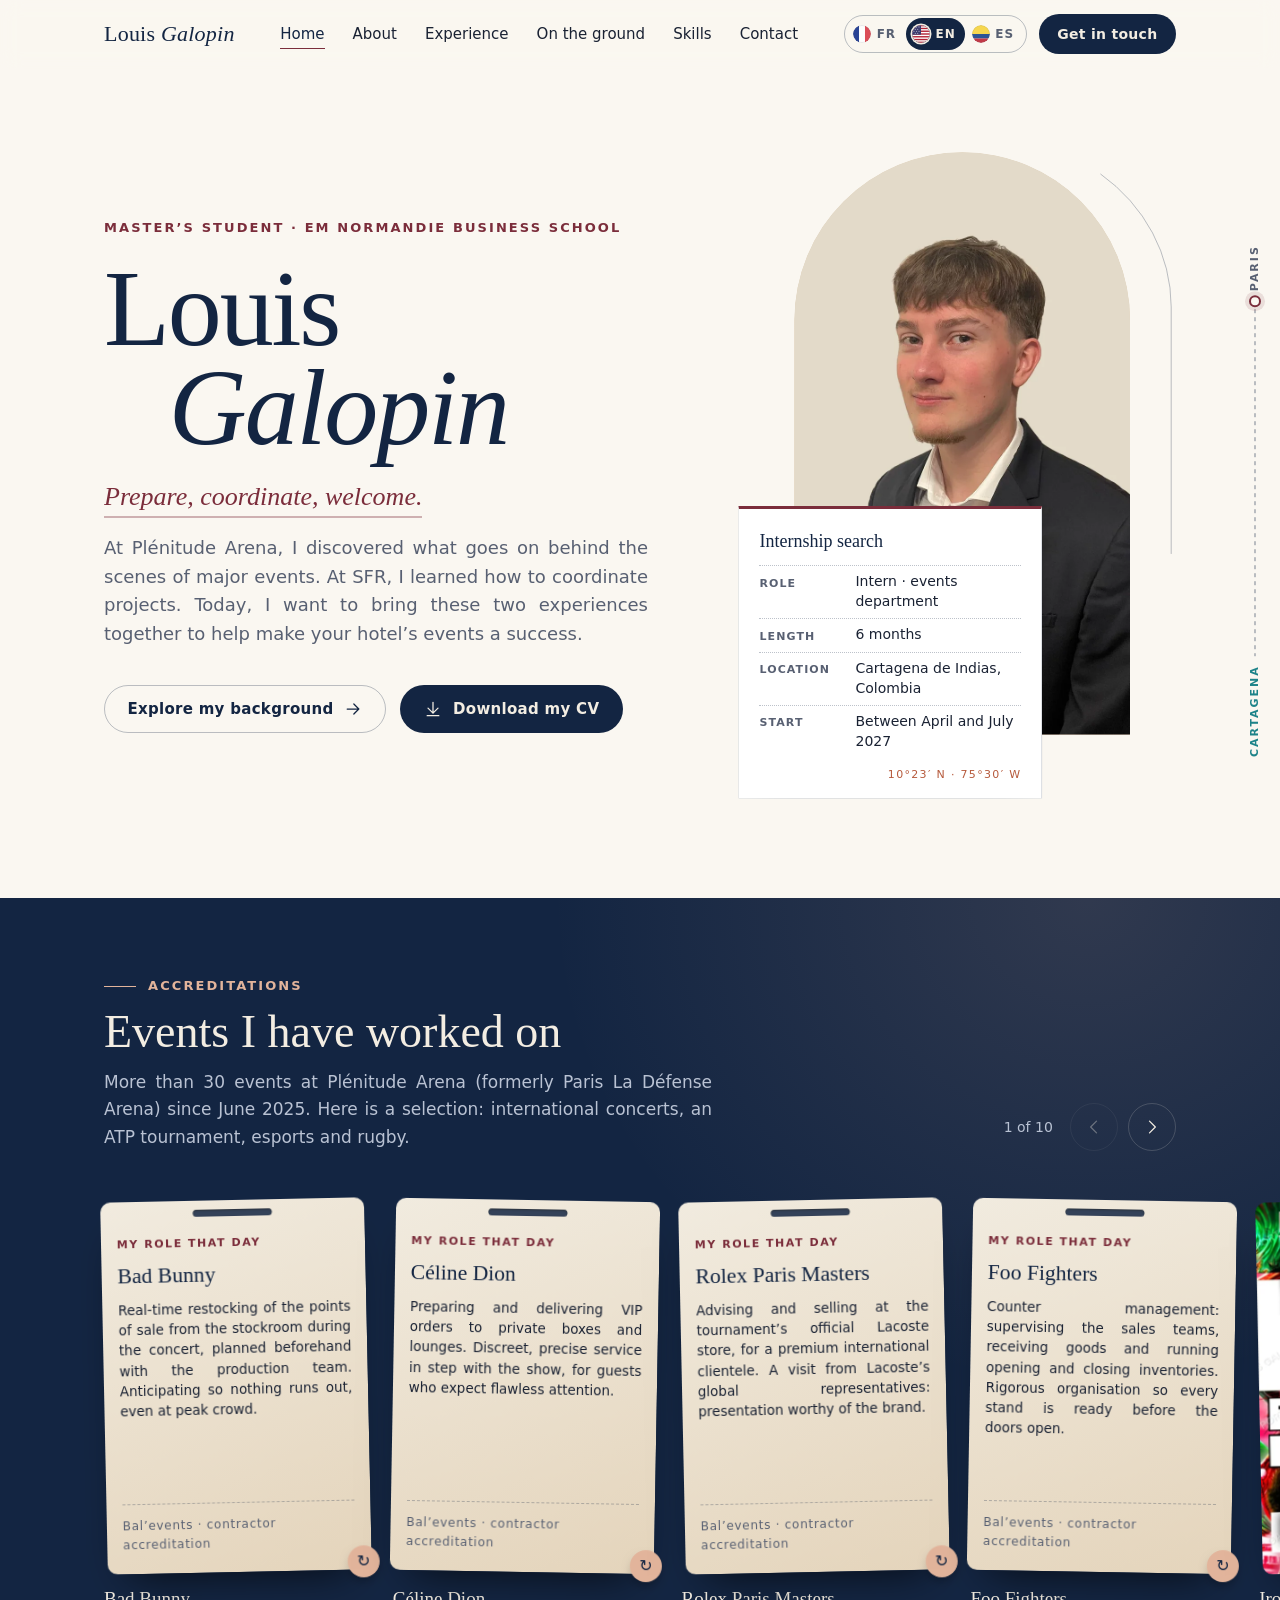
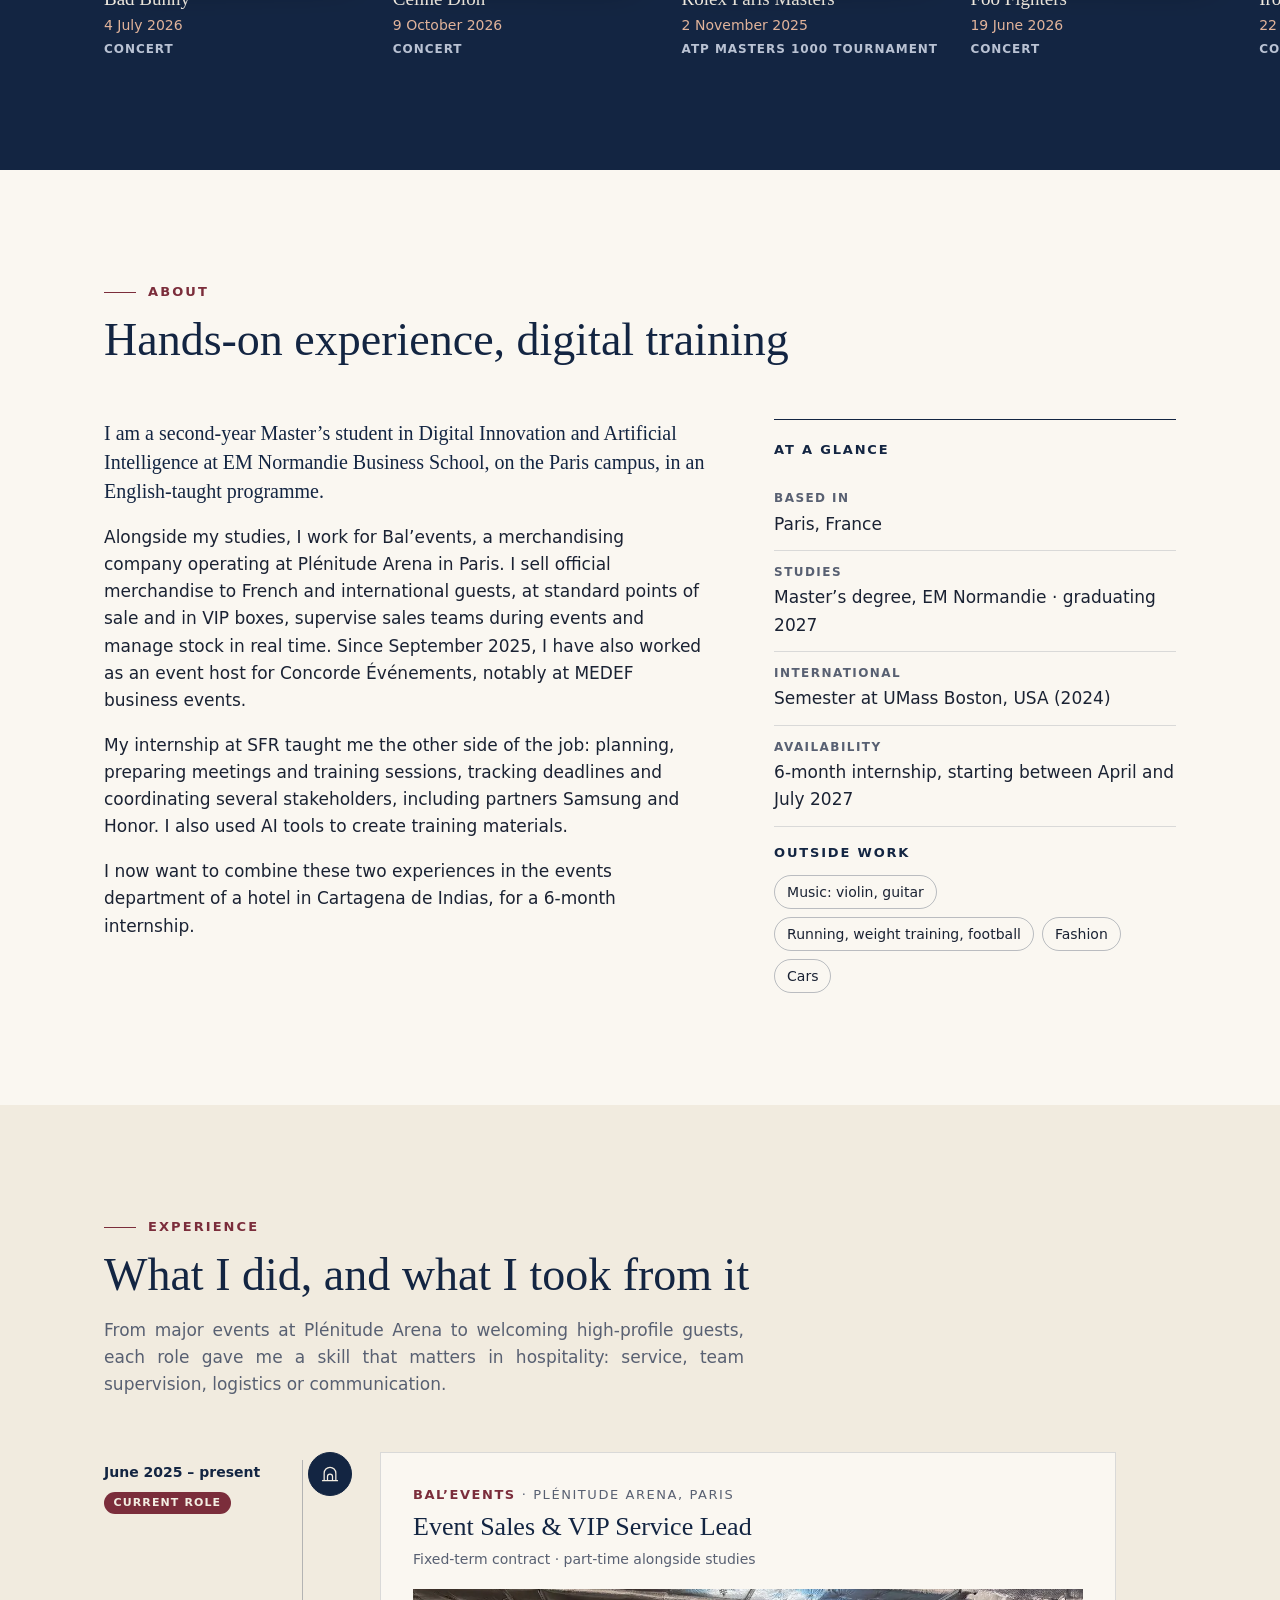
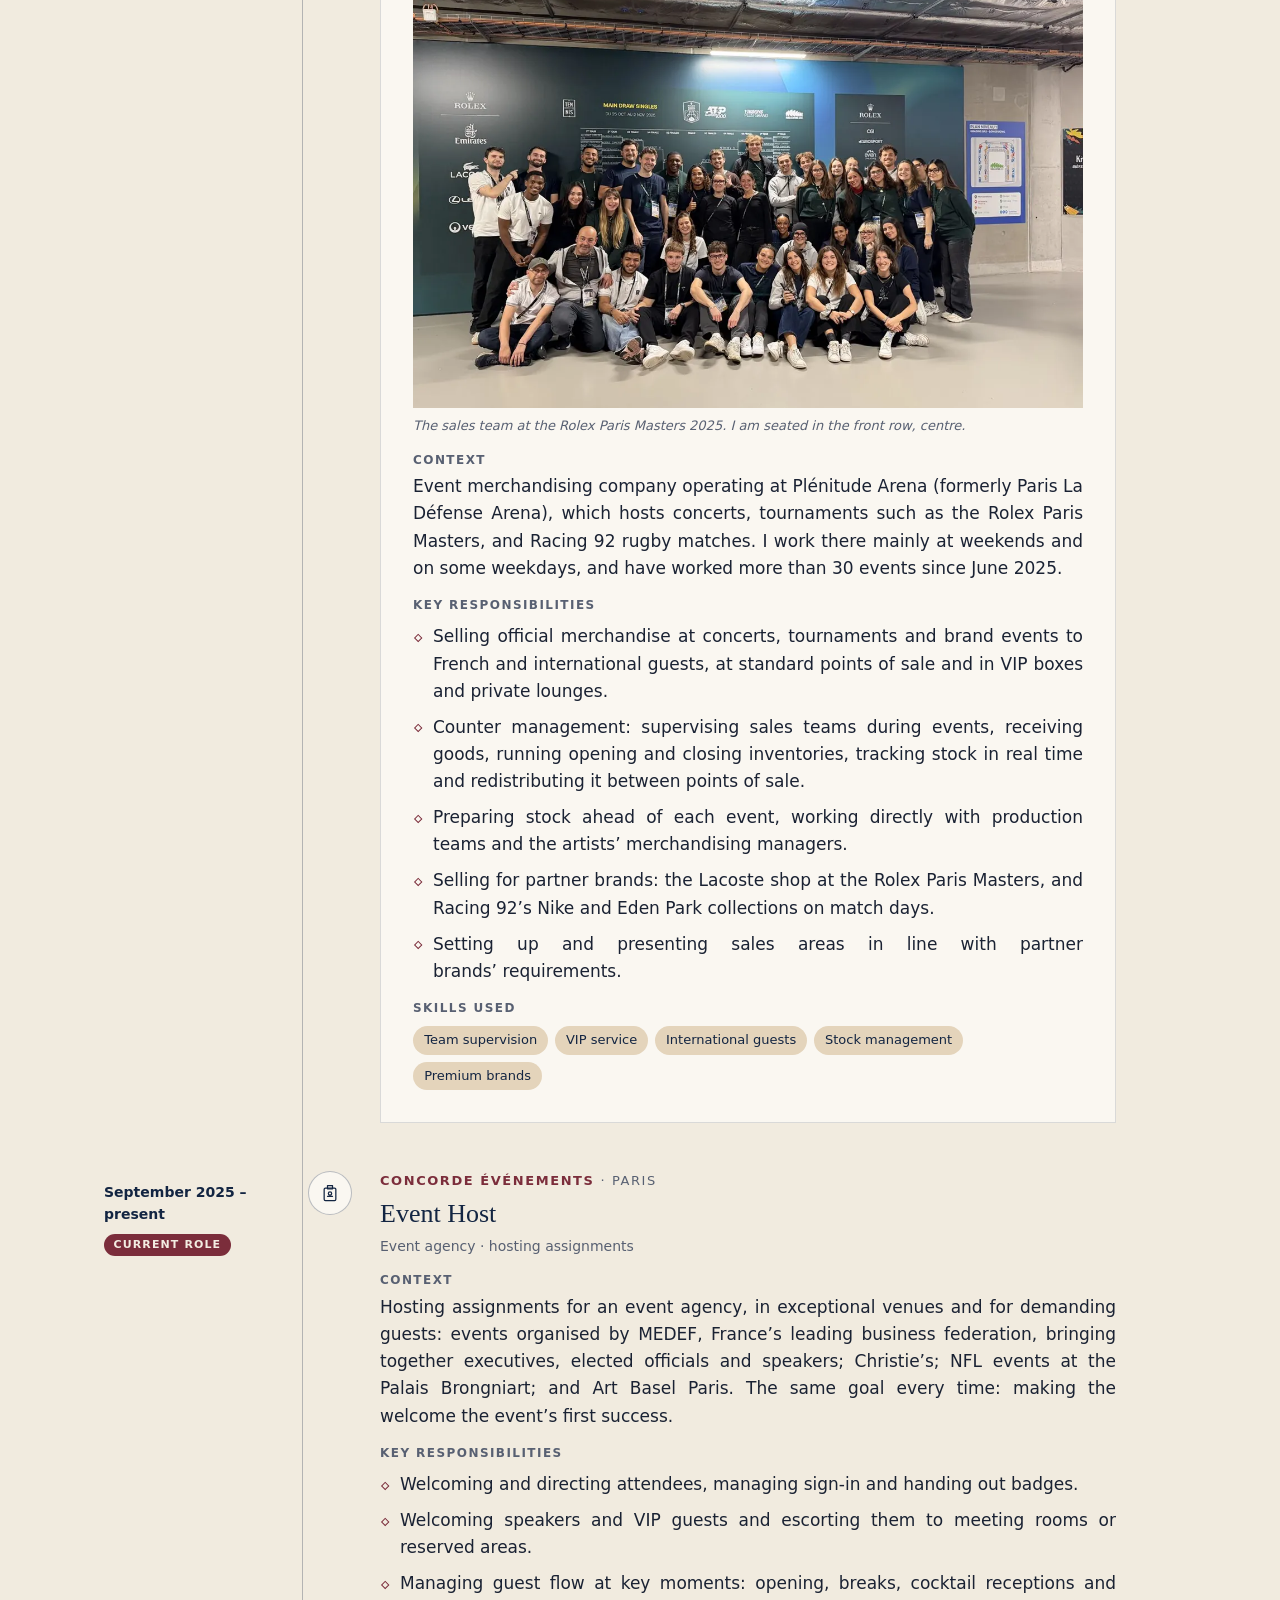
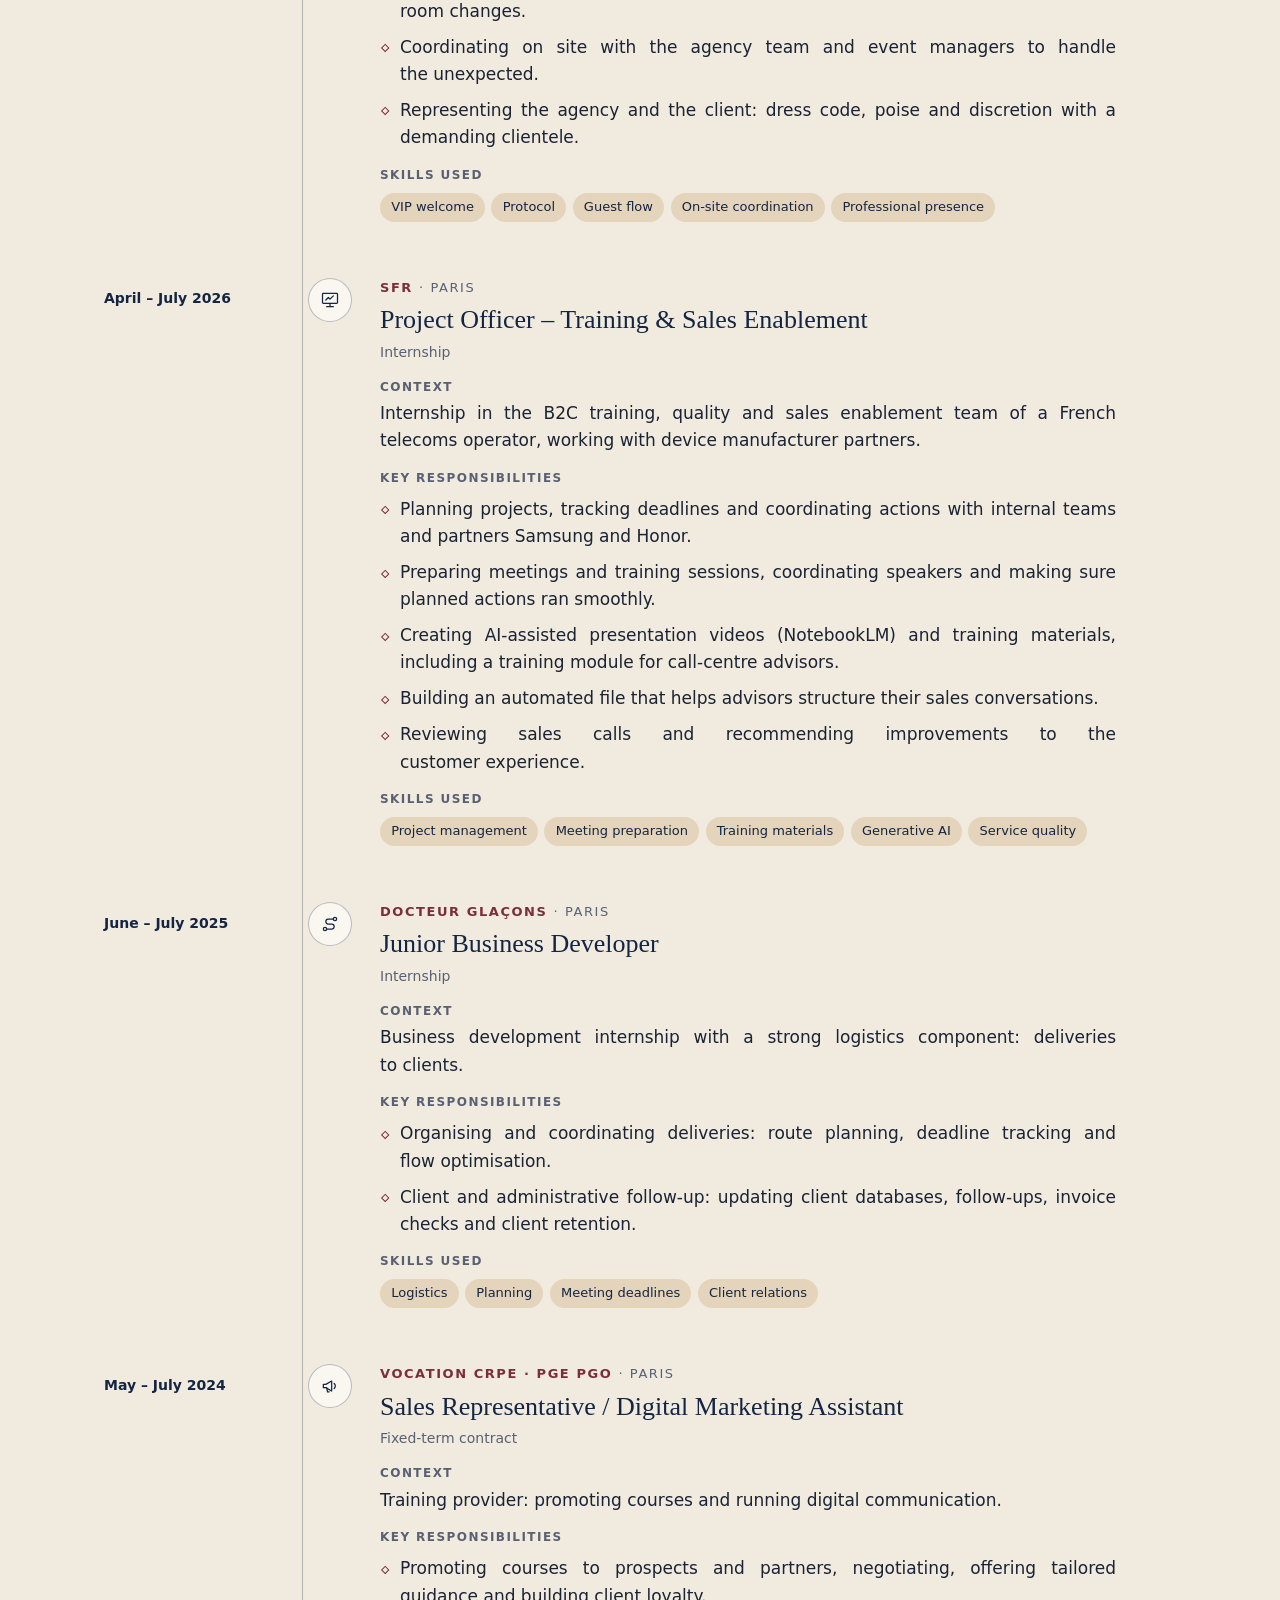
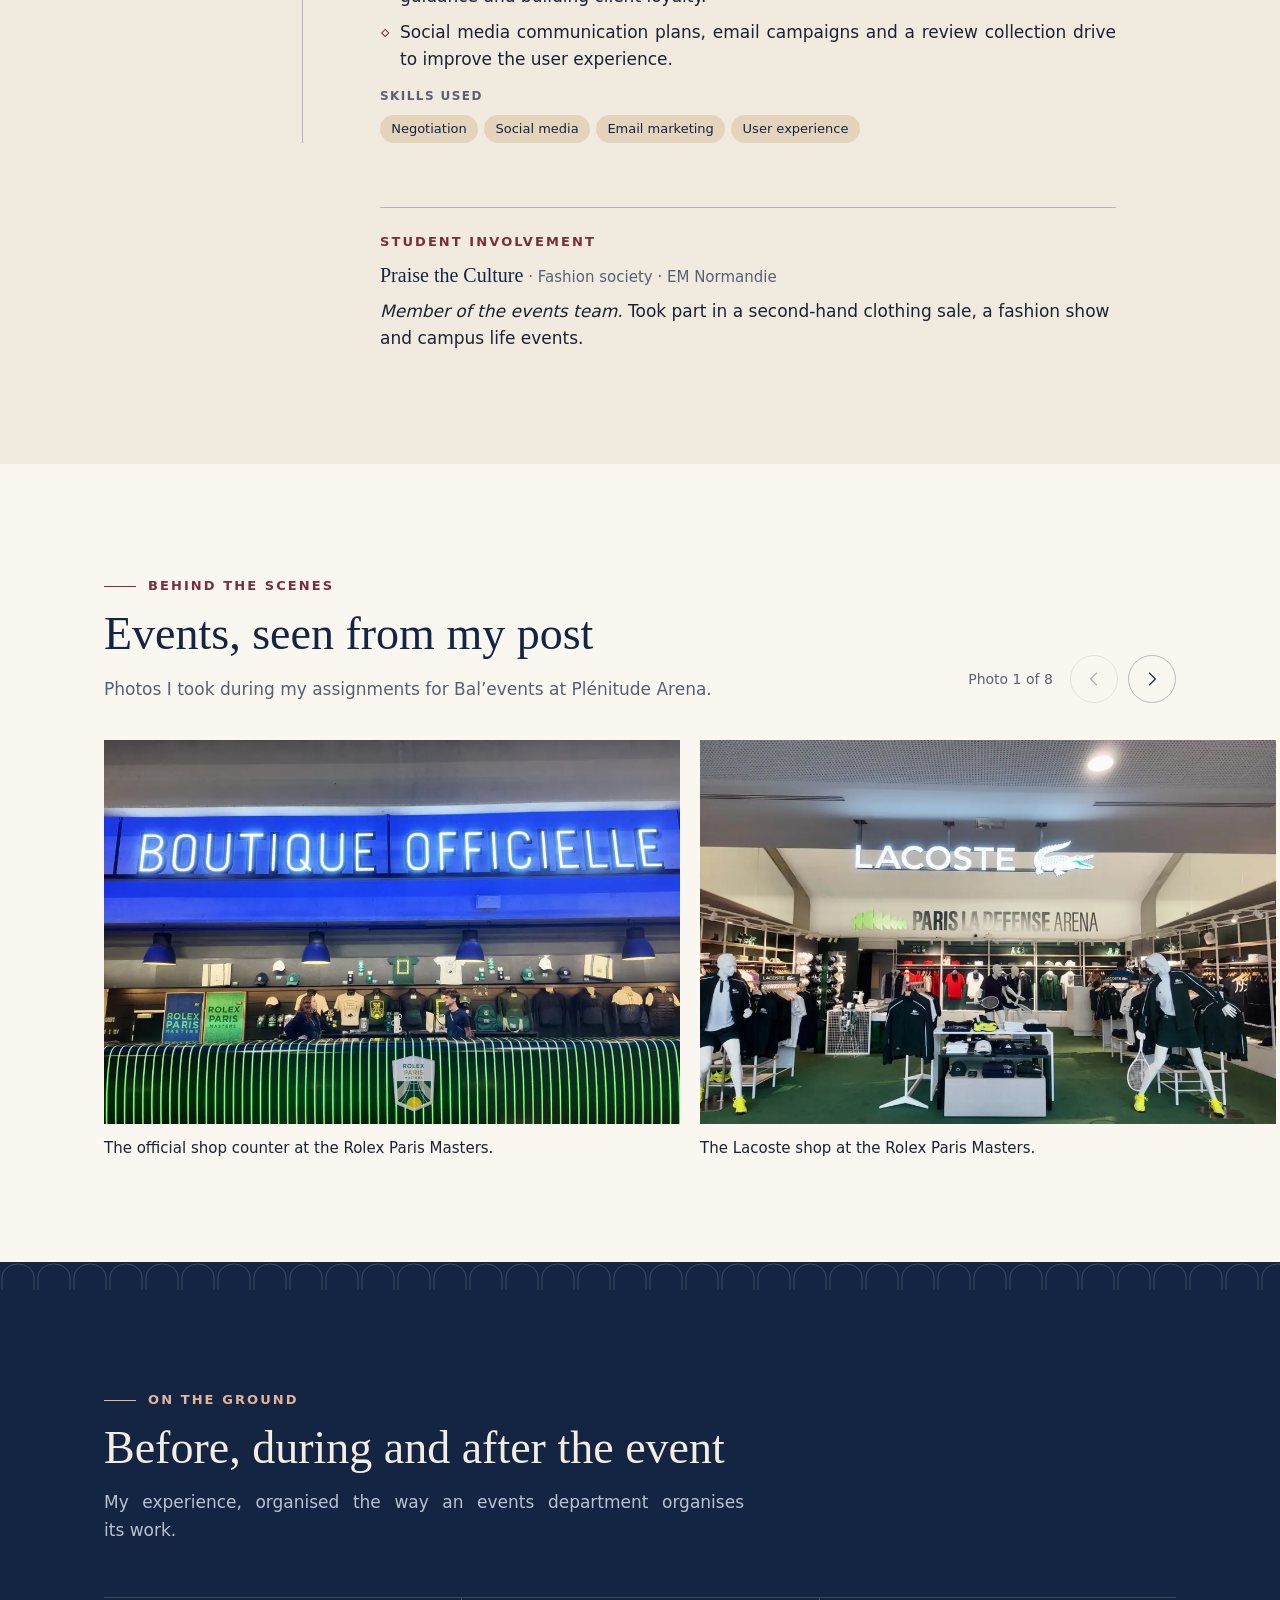
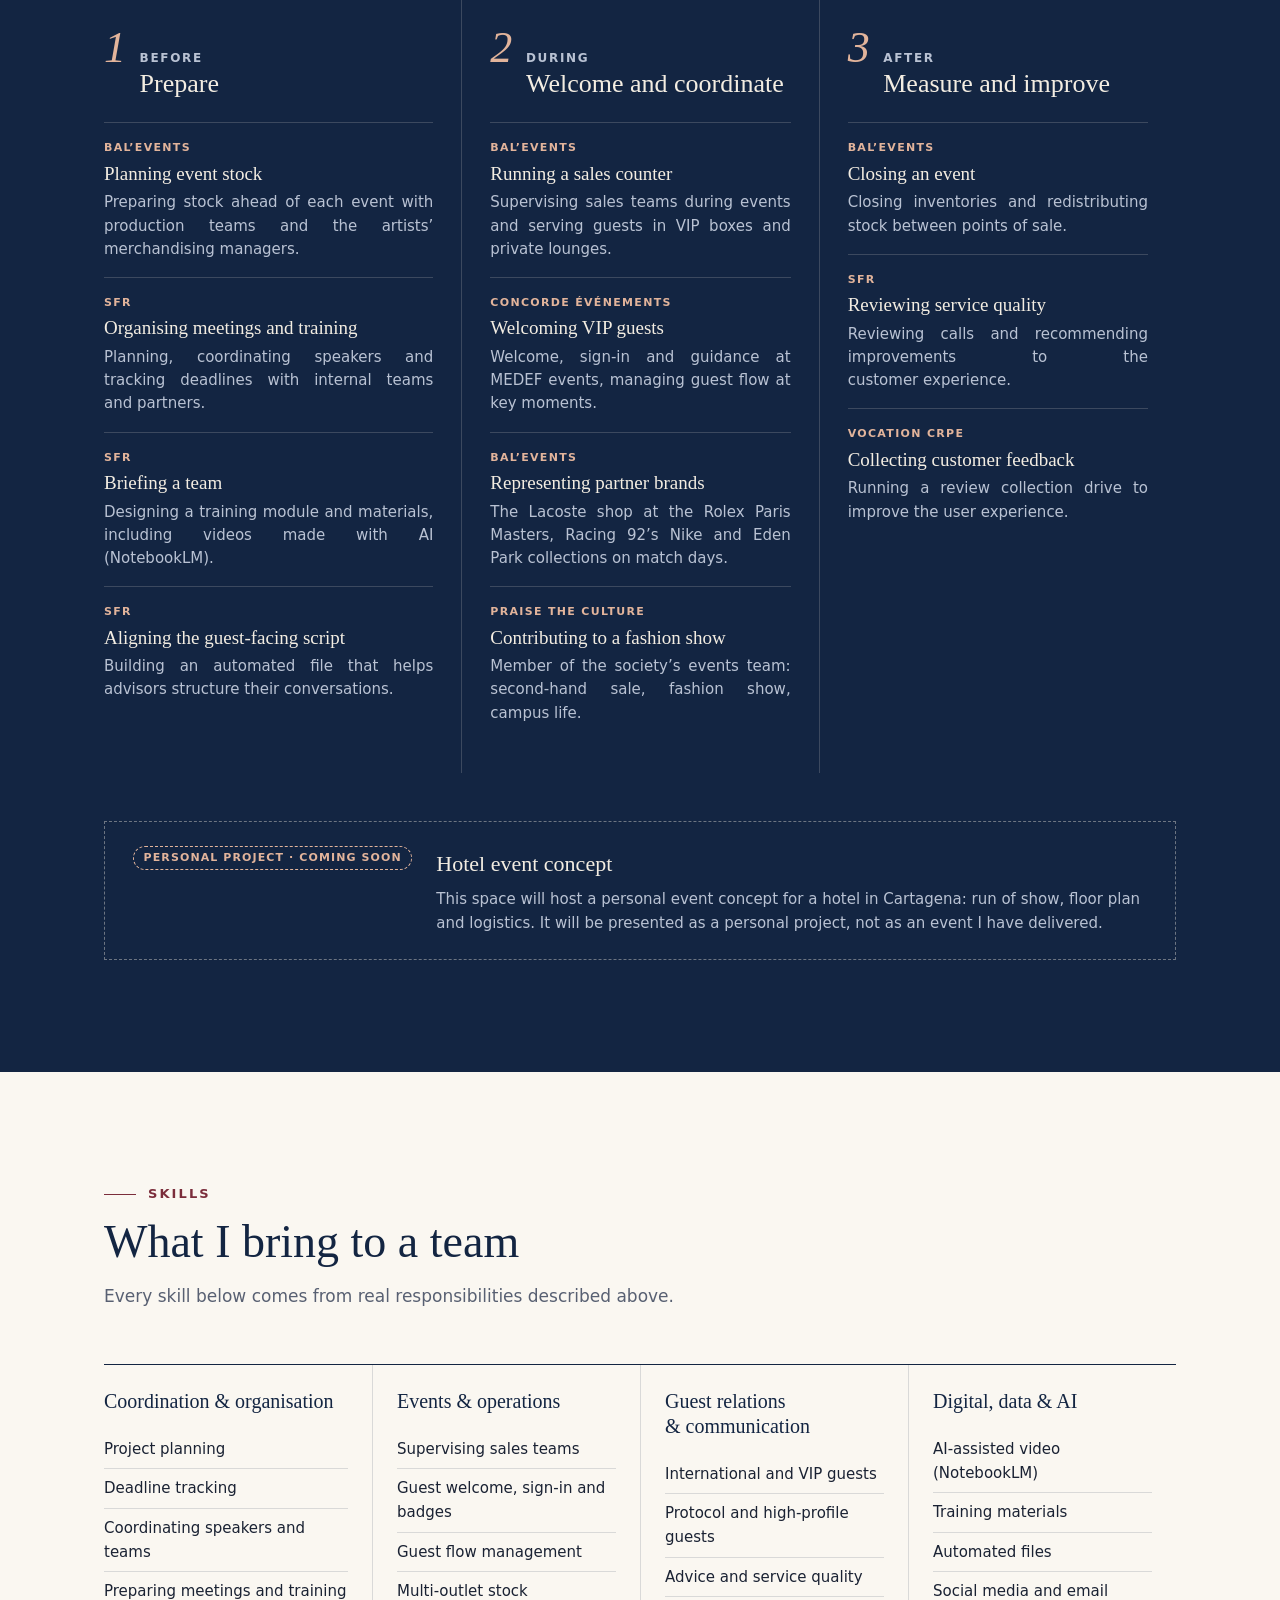
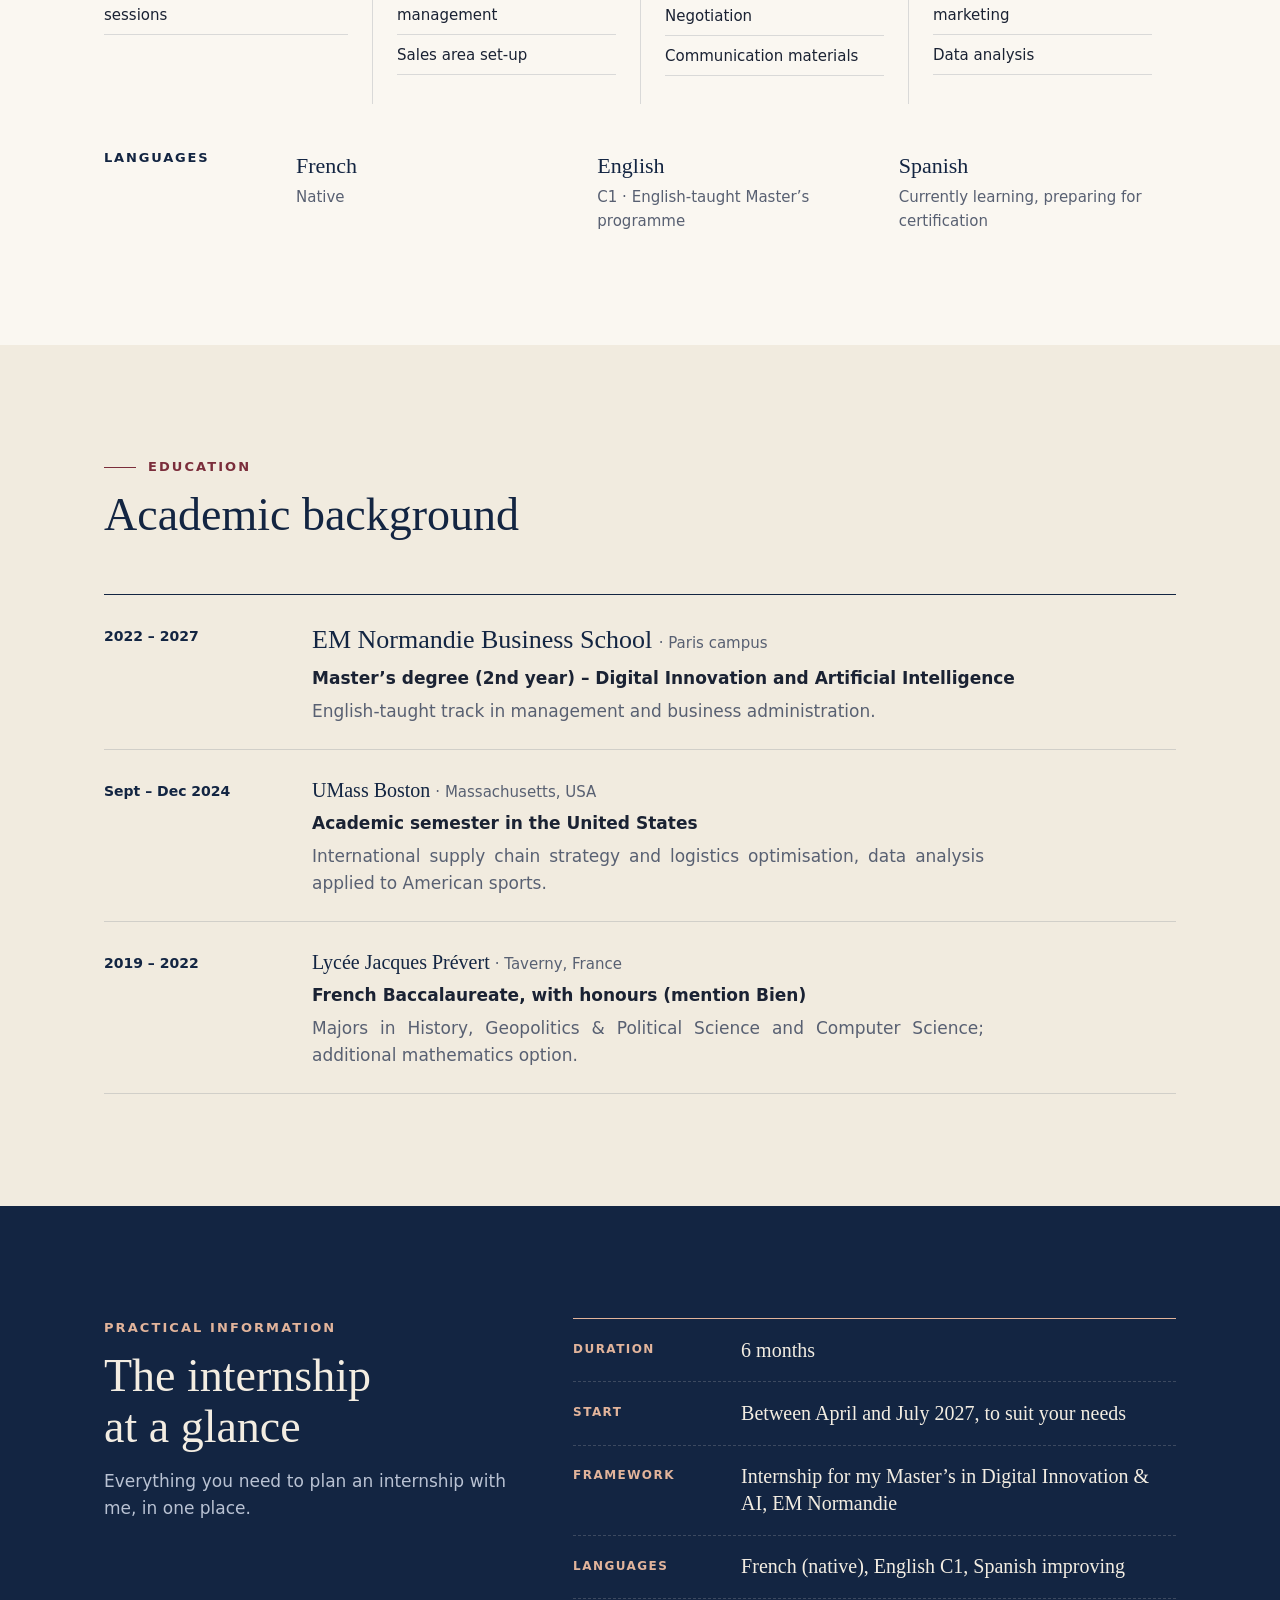
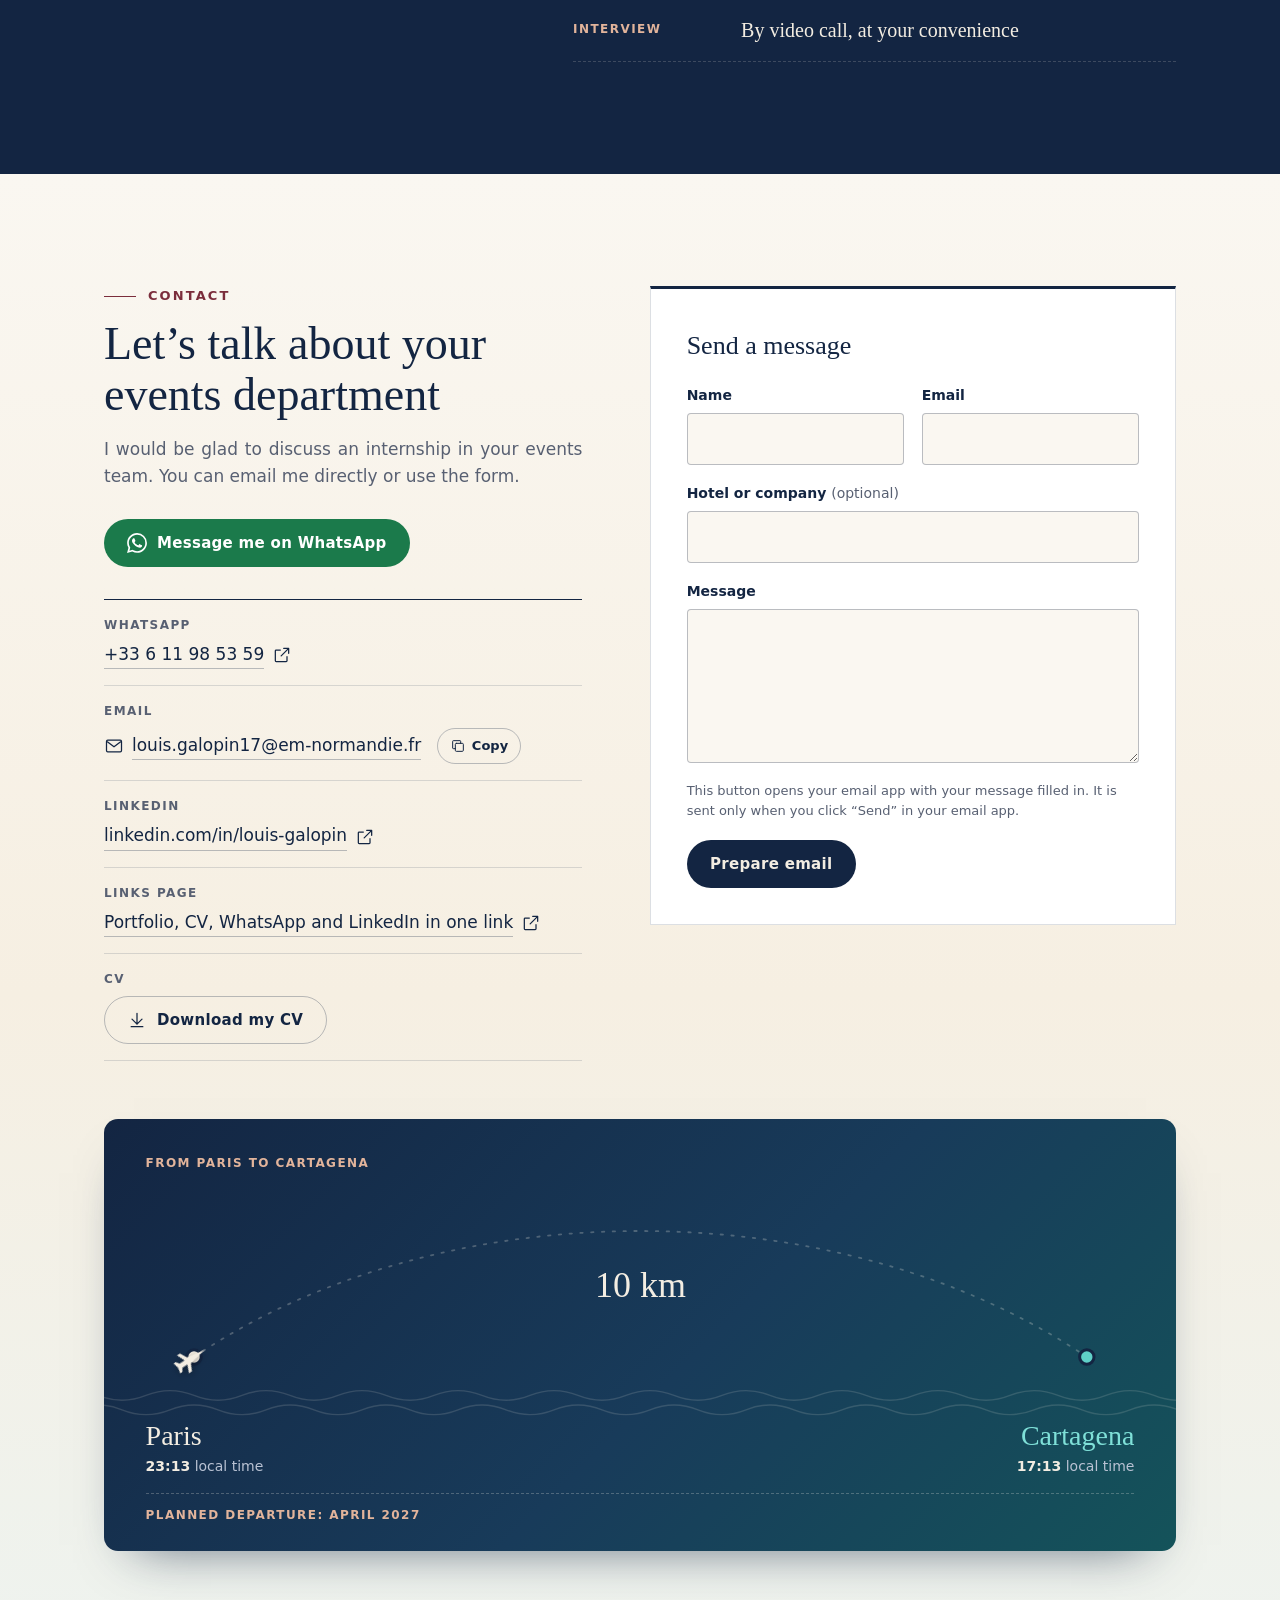
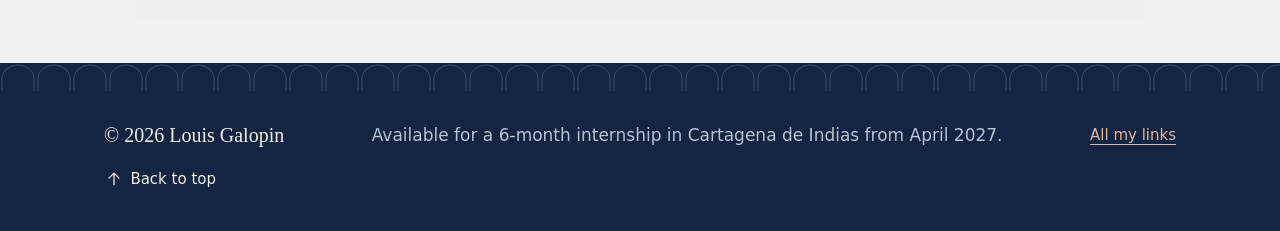
<file: index.html>
<!doctype html>
<html lang="fr">
  <head>
    <meta charset="UTF-8" />
    <meta http-equiv="Content-Security-Policy" content="default-src 'self'; script-src 'self' https://gc.zgo.at; style-src 'self' 'unsafe-inline' https://fonts.googleapis.com; font-src https://fonts.gstatic.com; img-src 'self' data: https://*.goatcounter.com; connect-src 'self' https://*.goatcounter.com https://formspree.io; object-src 'none'; base-uri 'self'; form-action 'self' https://formspree.io" />
    <meta name="referrer" content="strict-origin-when-cross-origin" />
    <meta name="viewport" content="width=device-width, initial-scale=1, viewport-fit=cover" />
    <title>Louis Galopin · Événementiel & expérience client</title>
    <meta name="description" content="Portfolio de Louis Galopin, étudiant en Master 2 à l’EM Normandie. Recherche d’un stage de 6 mois en événementiel hôtelier à Carthagène des Indes (Colombie), à partir d’avril 2027." />
    <meta name="theme-color" content="#132542" />
    <meta property="og:type" content="website" />
    <link rel="canonical" href="https://louisgalopin.github.io/" />
    <meta property="og:site_name" content="Louis Galopin" />
    <meta property="og:title" content="Louis Galopin · Práctica en eventos hoteleros" />
    <meta property="og:description" content="Estudiante de Máster 2 (EM Normandie). Busco una práctica de 6 meses en eventos hoteleros en Cartagena de Indias, desde abril de 2027. Portafolio y hoja de vida." />
    <meta property="og:locale" content="es_CO" />
    <meta property="og:locale:alternate" content="fr_FR" />
    <meta property="og:locale:alternate" content="en_GB" />
    <meta property="og:url" content="https://louisgalopin.github.io/" />
    <meta property="og:image" content="https://louisgalopin.github.io/og-image.jpg" />
    <meta property="og:image:width" content="1200" />
    <meta property="og:image:height" content="630" />
    <meta property="og:image:alt" content="Louis Galopin · Práctica en eventos hoteleros en Cartagena de Indias" />
    <meta name="twitter:card" content="summary_large_image" />
    <link rel="icon" href="favicon.svg" type="image/svg+xml" />
    <link rel="icon" href="favicon-32.png" type="image/png" sizes="32x32" />
    <link rel="apple-touch-icon" href="apple-touch-icon.png" />
    <link rel="preconnect" href="https://fonts.googleapis.com" />
    <link rel="preconnect" href="https://fonts.gstatic.com" crossorigin />
    <link rel="stylesheet" href="https://fonts.googleapis.com/css2?family=Albert+Sans:wght@400;500;600&family=Bodoni+Moda:ital,opsz,wght@0,6..96,400..600;1,6..96,400..600&display=swap" />
      <link rel="stylesheet" href="assets/app.css?v=c87e8120" />
  </head>
  <body>
    <div id="root"></div>
    <noscript>Louis Galopin · louis.galopin17@em-normandie.fr · linkedin.com/in/louis-galopin</noscript>
    <script type="module" src="assets/app.js?v=35c80e01"></script>
  </body>
</html>
</file>
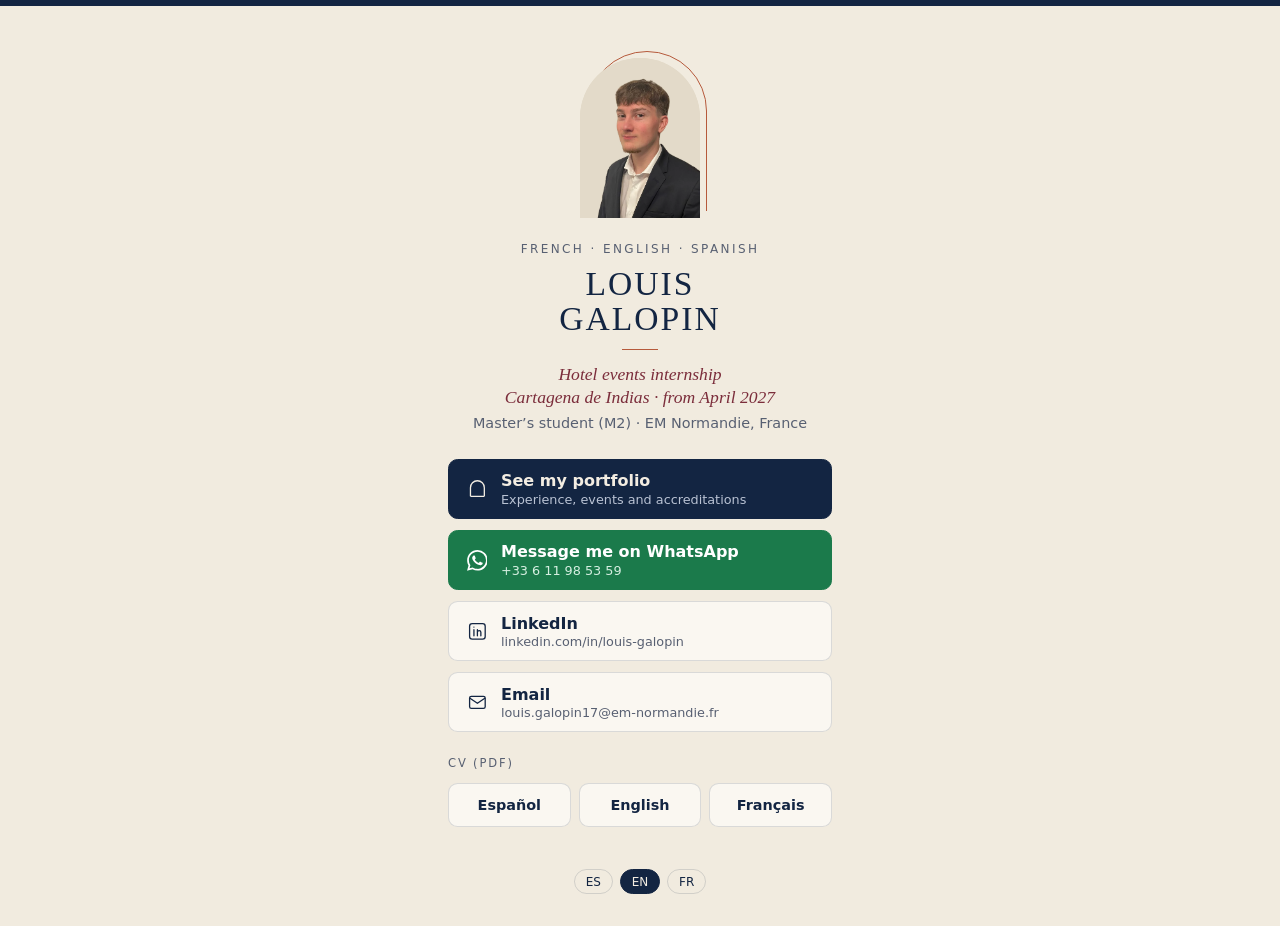
<file: liens/index.html>
<!doctype html>
<html lang="es">
<head>
<meta charset="utf-8">
<meta http-equiv="Content-Security-Policy" content="default-src 'self'; script-src 'self' https://gc.zgo.at; style-src 'self' 'unsafe-inline' https://fonts.googleapis.com; font-src https://fonts.gstatic.com; img-src 'self' data: https://*.goatcounter.com; connect-src 'self' https://*.goatcounter.com; object-src 'none'; base-uri 'self'; form-action 'none'">
<meta name="referrer" content="strict-origin-when-cross-origin">
<meta name="viewport" content="width=device-width, initial-scale=1, viewport-fit=cover">
<title>Louis Galopin · Enlaces</title>
<meta name="description" content="Portafolio, hoja de vida, WhatsApp y LinkedIn de Louis Galopin, estudiante de Máster 2 en EM Normandie.">
<meta name="theme-color" content="#132542">
<meta property="og:title" content="Louis Galopin · Práctica en eventos hoteleros">
<meta property="og:description" content="Portafolio, hoja de vida, WhatsApp y LinkedIn.">
<meta property="og:image" content="https://louisgalopin.github.io/og-image.jpg">
<meta property="og:url" content="https://louisgalopin.github.io/liens/">
<link rel="icon" href="../favicon.svg" type="image/svg+xml">
<link rel="apple-touch-icon" href="../apple-touch-icon.png">
<link rel="preconnect" href="https://fonts.googleapis.com">
<link rel="preconnect" href="https://fonts.gstatic.com" crossorigin>
<link rel="stylesheet" href="https://fonts.googleapis.com/css2?family=Albert+Sans:wght@400;500;600&family=Bodoni+Moda:ital,opsz,wght@0,6..96,400..600;1,6..96,400..600&display=swap">
<style>
:root{--paper:#faf7f1;--ivory:#f1ebdf;--navy:#132542;--ink:#1a2233;--muted:#586072;--bordeaux:#7b2d3b;--terracotta:#b65a3c;--gold:#e2b49b;--line:rgba(19,37,66,.14);--wa:#1b7a4b}
*{box-sizing:border-box}
html,body{margin:0}
body{min-height:100vh;background:var(--ivory);color:var(--ink);font-family:"Albert Sans","Segoe UI",system-ui,sans-serif;display:flex;flex-direction:column;align-items:center}
.top{width:100%;height:6px;background:var(--navy)}
main{width:100%;max-width:26rem;padding:2.5rem 1rem 2rem;display:flex;flex-direction:column;align-items:center;text-align:center}
.arch{position:relative;width:7.5rem;height:10rem;margin:.75rem 0 1.5rem}
.arch img{-webkit-user-drag:none;user-select:none;-webkit-touch-callout:none;pointer-events:none;position:absolute;inset:0;width:100%;height:100%;object-fit:cover;object-position:50% 18%;border-radius:3.75rem 3.75rem 0 0;background:#e3dac8}
.arch svg{position:absolute;left:.45rem;top:-.45rem;overflow:visible}
.langs{font-size:.75rem;letter-spacing:.2em;text-transform:uppercase;color:var(--muted);margin:0}
h1{font-family:"Bodoni Moda",Didot,Georgia,serif;font-weight:500;font-size:2.1rem;letter-spacing:.06em;line-height:1.05;color:var(--navy);margin:.6rem 0 .8rem}
.rule{width:2.2rem;height:1px;background:var(--terracotta);margin:0 auto}
.tag{font-family:"Bodoni Moda",Didot,Georgia,serif;font-style:italic;font-size:1.1rem;line-height:1.35;color:var(--bordeaux);margin:.8rem 0 .3rem}
.sub{font-size:.9rem;color:var(--muted);margin:0 0 1.75rem}
nav{width:100%;display:grid;gap:.7rem}
.l{display:flex;align-items:center;gap:.85rem;min-height:3.4rem;padding:.7rem 1.1rem;border-radius:.6rem;background:var(--paper);border:1px solid var(--line);color:var(--navy);text-decoration:none;font-weight:600;font-size:1rem;text-align:left;transition:transform .25s ease,border-color .25s ease,background .25s ease}
.l:hover{transform:translateY(-2px);border-color:var(--navy)}
.l:focus-visible{outline:2px solid var(--navy);outline-offset:3px}
.l svg{flex:none;width:1.3rem;height:1.3rem}
.l span{flex:1}
.l small{display:block;font-weight:400;font-size:.8rem;color:var(--muted);margin-top:.1rem}
.l.primary{background:var(--navy);color:#f3ede2;border-color:var(--navy)}
.l.primary small{color:#b9c2d3}
.l.wa{background:var(--wa);color:#fff;border-color:var(--wa)}
.l.wa small{color:#d6efe1}
.cv{display:grid;grid-template-columns:repeat(3,minmax(0,1fr));gap:.5rem}
.cv a{min-height:2.75rem;display:flex;align-items:center;justify-content:center;gap:.35rem;border-radius:.6rem;background:var(--paper);border:1px solid var(--line);color:var(--navy);text-decoration:none;font-weight:600;font-size:.9rem}
.cv a:hover{border-color:var(--navy)}
.cv-label{font-size:.72rem;letter-spacing:.16em;text-transform:uppercase;color:var(--muted);margin:.8rem 0 .1rem;text-align:left}
footer{margin-top:2rem;font-size:.75rem;color:var(--muted)}
footer a{color:var(--muted)}
.switch{display:flex;gap:.4rem;justify-content:center;margin-top:.6rem}
.switch button{font:inherit;font-size:.75rem;border:1px solid var(--line);background:transparent;border-radius:999px;padding:.3rem .7rem;color:var(--navy);cursor:pointer}
.switch button[aria-pressed="true"]{background:var(--navy);color:#f3ede2;border-color:var(--navy)}
@media (prefers-reduced-motion:reduce){.l{transition:none}.l:hover{transform:none}}
</style>
</head>
<body>
<div class="top"></div>
<main>
  <div class="arch">
    <svg width="120" height="160" viewBox="0 0 120 160" aria-hidden="true"><path d="M.5 160V60A59.5 59.5 0 0 1 119.5 60V160" fill="none" stroke="#b65a3c" stroke-width="1"/></svg>
    <img src="../images/louis-galopin.webp" alt="Louis Galopin" width="120" height="160">
  </div>
  <p class="langs" data-t="langs">Francés · Inglés · Español</p>
  <h1>LOUIS<br>GALOPIN</h1>
  <div class="rule"></div>
  <p class="tag" data-t="tag">Práctica en eventos hoteleros<br>Cartagena de Indias · desde abril de 2027</p>
  <p class="sub" data-t="sub">Estudiante de Máster 2 · EM Normandie, Francia</p>

  <nav aria-label="Enlaces">
    <a class="l primary" href="../?ref=liens" data-goatcounter-click="liens-portfolio">
      <svg viewBox="0 0 24 24" fill="none" stroke="currentColor" stroke-width="1.5" aria-hidden="true"><path d="M4 20V10a8 8 0 0 1 16 0v10M4 20h16"/></svg>
      <span><span data-t="port">Ver mi portafolio</span><small data-t="portSub">Experiencia, eventos y acreditaciones</small></span>
    </a>
    <a class="l wa" id="wa" href="https://wa.me/33611985359" target="_blank" rel="noopener noreferrer" data-goatcounter-click="liens-whatsapp">
      <svg viewBox="0 0 24 24" fill="currentColor" aria-hidden="true"><path d="M12.05 0C5.5 0 .16 5.33.16 11.89c0 2.1.55 4.14 1.59 5.95L.06 24l6.3-1.65a11.9 11.9 0 0 0 5.69 1.45c6.55 0 11.89-5.34 11.89-11.9 0-3.17-1.24-6.16-3.48-8.41A11.82 11.82 0 0 0 12.05 0m0 21.78a9.87 9.87 0 0 1-5.03-1.37l-.36-.22-3.74.98 1-3.65-.24-.37a9.86 9.86 0 0 1-1.51-5.26c0-5.45 4.44-9.88 9.89-9.88 2.64 0 5.12 1.03 6.99 2.9a9.82 9.82 0 0 1 2.89 7c0 5.45-4.44 9.88-9.89 9.88m5.42-7.4c-.3-.15-1.76-.87-2.03-.97-.27-.1-.47-.15-.67.15-.2.3-.77.97-.94 1.16-.17.2-.35.22-.64.08-.3-.15-1.26-.47-2.39-1.48-.88-.79-1.48-1.76-1.65-2.06-.17-.3-.02-.46.13-.6.13-.14.3-.35.45-.52.15-.18.2-.3.3-.5.1-.2.05-.37-.03-.52-.07-.15-.67-1.61-.91-2.21-.24-.58-.49-.5-.67-.51h-.57c-.2 0-.52.07-.79.37-.27.3-1.04 1.02-1.04 2.48 0 1.46 1.07 2.88 1.21 3.07.15.2 2.1 3.2 5.08 4.49.71.31 1.26.49 1.7.63.71.22 1.36.19 1.87.12.57-.09 1.76-.72 2-1.41.25-.7.25-1.29.18-1.42-.08-.12-.28-.2-.57-.34"/></svg>
      <span><span data-t="wa">Escríbame por WhatsApp</span><small>+33 6 11 98 53 59</small></span>
    </a>
    <a class="l" href="https://www.linkedin.com/in/louis-galopin/" target="_blank" rel="noopener noreferrer" data-goatcounter-click="liens-linkedin">
      <svg viewBox="0 0 24 24" fill="none" stroke="currentColor" stroke-width="1.5" aria-hidden="true"><rect x="3" y="3" width="18" height="18" rx="3"/><path d="M8 10v7M8 7v.01M12 17v-4a2 2 0 0 1 4 0v4M12 10v7" stroke-linecap="round"/></svg>
      <span>LinkedIn<small>linkedin.com/in/louis-galopin</small></span>
    </a>
    <a class="l" href="mailto:louis.galopin17@em-normandie.fr" data-goatcounter-click="liens-email">
      <svg viewBox="0 0 24 24" fill="none" stroke="currentColor" stroke-width="1.5" aria-hidden="true"><rect x="3" y="5" width="18" height="14" rx="2"/><path d="M3 7l9 6 9-6"/></svg>
      <span><span data-t="mail">Correo</span><small>louis.galopin17@em-normandie.fr</small></span>
    </a>
    <p class="cv-label" data-t="cv">Hoja de vida (PDF)</p>
    <div class="cv">
      <a href="../cv/Louis_GALOPIN_CV_ES.pdf" download data-goatcounter-click="liens-cv-es">Español</a>
      <a href="../cv/Louis_GALOPIN_CV_EN.pdf" download data-goatcounter-click="liens-cv-en">English</a>
      <a href="../cv/Louis_GALOPIN_CV_FR.pdf" download data-goatcounter-click="liens-cv-fr">Français</a>
    </div>
  </nav>

  <footer>
    <div class="switch" role="group" aria-label="Idioma">
      <button type="button" data-lang="es">ES</button><button type="button" data-lang="en">EN</button><button type="button" data-lang="fr">FR</button>
    </div>
  </footer>
</main>
<script src="liens.js?v=cf6f9182"></script>
</body>
</html>
</file>
<file: assets/app.css>
:root{--paper: #faf7f1;--ivory: #f1ebdf;--sand: #e4d4bb;--navy: #132542;--navy-2: #1c3359;--ink: #1a2233;--muted: #586072;--bordeaux: #7b2d3b;--terracotta: #b65a3c;--line: rgba(19, 37, 66, .14);--line-strong: rgba(19, 37, 66, .28);--on-navy: #f3ede2;--on-navy-muted: #b9c2d3;--on-navy-line: rgba(243, 237, 226, .18);--on-navy-accent: #e2b49b;--white: #ffffff;--caribe: #1d8389;--ochre: #d39b3a;--font-display: "Bodoni Moda", "Didot", "Bodoni 72", Georgia, serif;--font-body: "Albert Sans", "Segoe UI", system-ui, -apple-system, sans-serif;--step--1: .8125rem;--step-0: 1.0625rem;--step-1: 1.25rem;--step-2: 1.625rem;--step-3: clamp(2rem, 1.4rem + 2.4vw, 2.875rem);--step-hero: clamp(3.25rem, 1.6rem + 7vw, 6.75rem);--gutter: clamp(1rem, .5rem + 2.5vw, 2.5rem);--maxw: 72rem;--header-h: 4.25rem;--ease: cubic-bezier(.22, .61, .36, 1);color-scheme:light}*,*:before,*:after{box-sizing:border-box}html{scroll-behavior:smooth;scroll-padding-top:calc(var(--header-h) + env(safe-area-inset-top,0px) + .5rem);-webkit-text-size-adjust:100%}body{margin:0;background:var(--paper);color:var(--ink);font-family:var(--font-body);font-size:var(--step-0);line-height:1.6;-webkit-font-smoothing:antialiased;text-rendering:optimizeLegibility;overflow-x:hidden}img{max-width:100%;display:block}a{color:inherit}h1,h2,h3,h4{margin:0;font-weight:500;text-wrap:balance}p{margin:0}ul,ol,dl,dd{margin:0;padding:0}ul,ol{list-style:none}main:focus{outline:none}::selection{background:var(--sand);color:var(--navy)}:focus-visible{outline:2px solid var(--bordeaux);outline-offset:3px;border-radius:2px}.wrap{width:100%;max-width:var(--maxw);margin-inline:auto;padding-inline:var(--gutter)}.muted{color:var(--muted)}.kicker{font-family:var(--font-body);font-size:var(--step--1);font-weight:600;letter-spacing:.16em;text-transform:uppercase;color:var(--bordeaux)}.label{display:block;font-size:.75rem;font-weight:600;letter-spacing:.12em;text-transform:uppercase;color:var(--muted)}.mini-title{font-family:var(--font-body);font-size:var(--step--1);font-weight:600;letter-spacing:.14em;text-transform:uppercase;color:var(--navy)}.btn{display:inline-flex;align-items:center;gap:.6rem;min-height:3rem;padding:.75rem 1.4rem;font:600 .9375rem/1.2 var(--font-body);letter-spacing:.02em;text-decoration:none;border:1px solid transparent;border-radius:999px;cursor:pointer;transition:background-color .25s var(--ease),color .25s var(--ease),border-color .25s var(--ease),transform .25s var(--ease)}.btn svg{flex:none;transition:transform .25s var(--ease)}.btn:hover svg{transform:translate(3px)}.btn-primary{background:var(--navy);color:var(--on-navy)}.btn-primary:hover{background:var(--bordeaux)}.btn-ghost,.btn-light{background:transparent;color:var(--navy);border-color:var(--line-strong)}.btn-ghost:hover,.btn-light:hover{border-color:var(--navy);background:var(--white)}.btn-small{min-height:2.5rem;padding:.5rem 1.1rem;font-size:.875rem}.btn-note{font-weight:400;opacity:.8;font-size:.8125rem;white-space:nowrap}.btn{flex-wrap:wrap;row-gap:.15rem}.btn[disabled]{opacity:.6;cursor:progress}.cv-wrap{display:inline-flex;flex-direction:column;gap:.35rem}.cv-status{font-size:var(--step--1);color:var(--muted);min-height:0}.cv-status:empty{display:none}.pill{display:inline-block;padding:.15rem .6rem;border-radius:999px;background:var(--bordeaux);color:var(--on-navy);font-size:.6875rem;font-weight:600;letter-spacing:.1em;text-transform:uppercase}.pill-outline{background:transparent;border:1px dashed currentColor;color:var(--on-navy-accent)}.skip{position:absolute;left:var(--gutter);top:-4rem;z-index:100;background:var(--navy);color:var(--on-navy);padding:.6rem 1rem;border-radius:4px}.skip:focus{top:calc(env(safe-area-inset-top,0px) + .5rem)}.site-header{position:sticky;top:env(safe-area-inset-top,0px);z-index:50;background:color-mix(in srgb,var(--paper) 88%,transparent);border-bottom:1px solid transparent;transition:border-color .3s var(--ease),background-color .3s var(--ease)}@supports (backdrop-filter: blur(1px)){.site-header{backdrop-filter:saturate(1.4) blur(10px)}}.site-header.is-scrolled{border-bottom-color:var(--line)}.header-inner{max-width:var(--maxw);margin-inline:auto;padding-inline:var(--gutter);height:var(--header-h);display:flex;align-items:center;gap:1.5rem}.logo{font-family:var(--font-display);font-size:1.375rem;text-decoration:none;color:var(--navy);white-space:nowrap;letter-spacing:.01em}.logo-last{font-style:italic}.nav{margin-inline:auto}.nav ul{display:flex;gap:.25rem}.nav a{display:block;padding:.5rem .75rem;font-size:.9375rem;text-decoration:none;color:var(--ink);position:relative}.nav a:after{content:"";position:absolute;left:.75rem;right:.75rem;bottom:.3rem;height:1px;background:var(--bordeaux);transform:scaleX(0);transform-origin:left;transition:transform .3s var(--ease)}.nav a:hover:after,.nav a[aria-current=true]:after{transform:scaleX(1)}.nav a[aria-current=true]{color:var(--navy)}.header-actions{display:flex;align-items:center;gap:.75rem;margin-left:auto}.nav+.header-actions{margin-left:0}.lang{display:inline-flex;border:1px solid var(--line-strong);border-radius:999px;padding:2px}.lang-btn{font:600 .75rem/1 var(--font-body);letter-spacing:.08em;background:transparent;color:var(--muted);border:0;border-radius:999px;min-width:2.25rem;min-height:2rem;padding:0 .5rem;cursor:pointer;transition:background-color .2s var(--ease),color .2s var(--ease)}.lang-btn:hover{color:var(--navy)}.lang-btn[aria-pressed=true]{background:var(--navy);color:var(--on-navy)}.menu-toggle{display:none;width:2.75rem;height:2.75rem;align-items:center;justify-content:center;border:1px solid var(--line-strong);border-radius:999px;background:transparent;color:var(--navy);cursor:pointer}.nav-mobile-extra{display:none}@media(max-width:1000px){.header-cta{display:none}}@media(max-width:400px){.header-inner{gap:.5rem}.logo{font-size:1.2rem}.lang-btn{min-width:2rem;padding:0 .35rem}.header-actions{gap:.4rem}}@media(max-width:960px){.menu-toggle{display:inline-flex}.nav+.header-actions{margin-left:auto}.nav{position:absolute;left:0;right:0;top:100%;background:var(--paper);border-bottom:1px solid var(--line);padding:.5rem var(--gutter) 1.25rem;display:none}.site-header.is-open .nav{display:block}.nav ul{flex-direction:column;gap:0}.nav a{padding:.85rem 0;font-size:1.0625rem;border-bottom:1px solid var(--line)}.nav a:after{display:none}.nav a[aria-current=true]{color:var(--bordeaux)}.site-header.is-open{background:var(--paper)}}.hero{padding-block:clamp(2.5rem,2rem + 4vw,6rem) clamp(3.5rem,3rem + 4vw,7rem);overflow:hidden}.hero-grid{display:grid;grid-template-columns:minmax(0,1.15fr) minmax(0,.85fr);gap:clamp(2rem,1rem + 4vw,5rem);align-items:center}.hero-text{min-width:0}.hero-eyebrow{margin-bottom:1.25rem}.hero-name{font-family:var(--font-display);font-size:var(--step-hero);line-height:.92;font-weight:500;color:var(--navy);letter-spacing:-.02em;font-optical-sizing:auto}.hero-name>.hero-line{display:block}.hero-name>.hero-line+.hero-line{font-style:italic;padding-left:.6em}.hero-tagline{margin-top:1.5rem;font-family:var(--font-display);font-style:italic;font-size:var(--step-2);color:var(--bordeaux);line-height:1.25}.hero-intro{margin-top:1.25rem;max-width:34rem;color:var(--muted);font-size:1.125rem}.hero-ctas{margin-top:2.25rem;display:flex;flex-wrap:wrap;gap:.85rem;align-items:flex-start}.hero-visual{position:relative;justify-self:center;width:min(100%,21rem);padding-bottom:4rem}.arch{position:relative;aspect-ratio:375 / 650;max-width:100%}.arch:before{content:"";position:absolute;inset:-.85rem -.85rem .85rem .85rem;border:1px solid var(--line-strong);border-radius:999px 999px 0 0}.arch-inner{position:relative;height:100%;overflow:hidden;border-radius:999px 999px 0 0;background:radial-gradient(120% 70% at 50% 100%,rgba(182,90,60,.32),transparent 70%),linear-gradient(180deg,var(--sand) 0%,#d8bf9f 100%)}.arch-inner img{position:absolute;inset:0;width:100%;height:100%;object-fit:cover;object-position:50% 20%}.slip{position:absolute;left:-3.5rem;bottom:0;width:min(19rem,92%);background:var(--white);border:1px solid var(--line);border-top:3px solid var(--bordeaux);padding:1.1rem 1.25rem .9rem;box-shadow:0 18px 40px -24px #13254273}.slip-title{font-family:var(--font-display);font-size:1.125rem;color:var(--navy);margin-bottom:.6rem}.slip dl>div{display:grid;grid-template-columns:5.5rem 1fr;gap:.5rem;padding:.4rem 0;border-top:1px dotted var(--line-strong)}.slip dt{font-size:.6875rem;font-weight:600;letter-spacing:.1em;text-transform:uppercase;color:var(--muted);padding-top:.15rem}.slip dd{font-size:.875rem;line-height:1.4;color:var(--ink)}.slip-coords{margin-top:.5rem;font-size:.6875rem;letter-spacing:.12em;color:var(--terracotta);font-variant-numeric:tabular-nums;text-align:right}@keyframes rise{0%{transform:translateY(12px)}to{transform:none}}@keyframes arch-in{0%{transform:translateY(16px) scale(.985)}to{transform:none}}@media(max-width:860px){.hero-grid{grid-template-columns:minmax(0,1fr)}.hero-visual{width:min(100%,20rem);padding-bottom:0;margin-top:.5rem}.slip{position:relative;left:auto;bottom:auto;width:100%;margin-top:-2.5rem;margin-inline:auto}.hero-name>.hero-line+.hero-line{padding-left:.4em}}.section{padding-block:clamp(4rem,3rem + 5vw,7.5rem);position:relative}.section-head{max-width:44rem;margin-bottom:clamp(2.25rem,1.75rem + 2vw,3.5rem)}.section-head h2,.contact-intro h2{margin-top:.75rem;font-family:var(--font-display);font-size:var(--step-3);line-height:1.1;color:var(--navy)}.section-intro{margin-top:1rem;color:var(--muted);max-width:40rem}.has-reveal [data-reveal]{transition:opacity .8s var(--ease),transform .8s var(--ease)}.has-reveal .reveal-pending{opacity:.35;transform:translateY(18px)}.about-grid{display:grid;grid-template-columns:minmax(0,1.5fr) minmax(0,1fr);gap:clamp(2rem,1rem + 4vw,5rem);align-items:start}.prose p+p{margin-top:1.1rem}.prose p{max-width:38rem}.prose p:first-child{font-family:var(--font-display);font-size:var(--step-1);line-height:1.45;color:var(--navy)}.facts{border-top:1px solid var(--navy);padding-top:1.25rem;display:grid;gap:1rem}.facts dl>div{padding:.75rem 0;border-bottom:1px solid var(--line);display:grid;gap:.15rem}.facts dt{font-size:.75rem;font-weight:600;letter-spacing:.12em;text-transform:uppercase;color:var(--muted)}.facts dd{color:var(--ink)}.interests{display:flex;flex-wrap:wrap;gap:.5rem}.interests li{font-size:.875rem;padding:.3rem .75rem;border:1px solid var(--line-strong);border-radius:999px}.facts .mini-title+.interests{margin-top:-.25rem}@media(max-width:860px){.about-grid{grid-template-columns:minmax(0,1fr)}}.experience{background:var(--ivory)}.timeline{position:relative;display:grid;gap:clamp(2rem,1.5rem + 2vw,3rem)}.timeline:before{content:"";position:absolute;top:.5rem;bottom:.5rem;left:12.375rem;width:1px;background:var(--line-strong)}.job{display:grid;grid-template-columns:11rem 2.75rem minmax(0,1fr);gap:0 1.75rem;align-items:start}.job-dates{padding-top:.6rem;display:grid;gap:.5rem;justify-items:start}.job-date{font-size:.875rem;font-weight:600;color:var(--navy);font-variant-numeric:tabular-nums}.job-node{position:relative;z-index:1;width:2.75rem;height:2.75rem;border-radius:50%;display:grid;place-items:center;background:var(--paper);border:1px solid var(--line-strong);color:var(--navy)}.job-featured .job-node{background:var(--navy);color:var(--on-navy);border-color:var(--navy)}.job-card{min-width:0;padding-bottom:.5rem;display:grid;gap:.9rem;max-width:46rem}.job-featured .job-card{background:var(--paper);border:1px solid var(--line);padding:clamp(1.25rem,1rem + 1.5vw,2rem)}.job-company{font-size:var(--step--1);font-weight:600;letter-spacing:.12em;text-transform:uppercase;color:var(--bordeaux)}.job-place{color:var(--muted);font-weight:500}.job-role{margin-top:.35rem;font-family:var(--font-display);font-size:var(--step-2);line-height:1.2;color:var(--navy)}.job-type{margin-top:.35rem;font-size:.875rem;color:var(--muted)}.job-context{color:var(--ink)}.job-context .label{margin-bottom:.2rem}.job-missions{display:grid;gap:.55rem;margin-top:-.4rem}.job-missions li{position:relative;padding-left:1.25rem}.job-missions li:before{content:"";position:absolute;left:.1rem;top:.68em;width:.4rem;height:.4rem;border:1px solid var(--bordeaux);transform:rotate(45deg)}.tags{display:flex;flex-wrap:wrap;gap:.4rem;margin-top:-.4rem}.tags li{font-size:.8125rem;padding:.25rem .7rem;background:var(--sand);color:var(--navy);border-radius:999px}.assoc{margin-top:clamp(2.5rem,2rem + 2vw,3.5rem);padding-top:1.5rem;border-top:1px solid var(--line-strong);display:grid;gap:.4rem;max-width:46rem;margin-left:17.25rem}.assoc-line{font-family:var(--font-display);font-size:var(--step-1);color:var(--navy)}.assoc-line strong{font-weight:500}.assoc-line .muted{font-family:var(--font-body);font-size:.9375rem}@media(max-width:860px){.timeline:before{left:1.375rem}.job{grid-template-columns:2.75rem minmax(0,1fr);gap:.75rem 1.1rem}.job-dates{grid-column:2;grid-row:1;padding-top:.55rem;display:flex;flex-wrap:wrap;align-items:center;gap:.5rem .75rem}.job-node{grid-column:1;grid-row:1}.job-card{grid-column:1 / -1;padding-left:3.85rem}.job-featured .job-card{padding-left:clamp(1.25rem,1rem + 1.5vw,2rem);margin-left:3.85rem}.assoc{margin-left:0}}@media(max-width:480px){.job-card{padding-left:0}.job-featured .job-card{margin-left:0}.timeline:before{display:none}}.projects{background:var(--navy);color:var(--on-navy);padding-top:calc(clamp(4rem,3rem + 5vw,7.5rem) + 1rem)}.projects .arcade{position:absolute;top:0;left:0;color:var(--on-navy-line)}.projects .kicker{color:var(--on-navy-accent)}.projects .section-head h2{color:var(--on-navy)}.projects .section-intro{color:var(--on-navy-muted)}.project-grid{display:grid;grid-template-columns:repeat(3,minmax(0,1fr));gap:1.25rem}.project{min-width:0;padding:1.5rem 1.5rem 1.75rem;border:1px solid var(--on-navy-line);background:#f3ede208;display:flex;flex-direction:column;gap:.75rem;transition:border-color .3s var(--ease),background-color .3s var(--ease),transform .3s var(--ease)}.project:hover{border-color:#f3ede26b;background:#f3ede20f;transform:translateY(-2px)}.project-origin{font-size:.75rem;font-weight:600;letter-spacing:.12em;text-transform:uppercase;color:var(--on-navy-accent)}.project h3{font-family:var(--font-display);font-size:1.375rem;line-height:1.25;color:var(--on-navy)}.project dl{display:grid;gap:.65rem;margin-top:.25rem}.project dt{font-size:.6875rem;font-weight:600;letter-spacing:.12em;text-transform:uppercase;color:var(--on-navy-muted)}.project dd{font-size:.9375rem;line-height:1.5;color:var(--on-navy)}.project-future{border-style:dashed;background:transparent;justify-content:flex-start}.project-future p:not(.pill){color:var(--on-navy-muted);font-size:.9375rem}.project-future .pill{align-self:flex-start}@media(max-width:1000px){.project-grid{grid-template-columns:repeat(2,minmax(0,1fr))}}@media(max-width:640px){.project-grid{grid-template-columns:minmax(0,1fr)}}.skill-grid{display:grid;grid-template-columns:repeat(4,minmax(0,1fr));gap:0;border-top:1px solid var(--navy)}.skill-group{padding:1.5rem 1.5rem 1.75rem 0;min-width:0}.skill-group+.skill-group{padding-left:1.5rem;border-left:1px solid var(--line)}.skill-group h3{font-family:var(--font-display);font-size:1.25rem;color:var(--navy);line-height:1.25;margin-bottom:1rem}.skill-group li{padding:.45rem 0;border-bottom:1px solid var(--line);font-size:.9375rem}.languages{margin-top:2.75rem;display:grid;grid-template-columns:10rem minmax(0,1fr);gap:1rem 2rem;align-items:start}.languages dl{display:grid;grid-template-columns:repeat(3,minmax(0,1fr));gap:1.5rem}.languages dt{font-family:var(--font-display);font-size:1.375rem;color:var(--navy)}.languages dd{color:var(--muted);font-size:.9375rem;margin-top:.15rem}@media(max-width:1000px){.skill-grid{grid-template-columns:repeat(2,minmax(0,1fr))}.skill-group:nth-child(3){padding-left:0;border-left:0}.skill-group:nth-child(n+3){border-top:1px solid var(--line)}}@media(max-width:640px){.skill-grid{grid-template-columns:minmax(0,1fr)}.skill-group,.skill-group+.skill-group{padding-left:0;border-left:0}.skill-group+.skill-group{border-top:1px solid var(--line)}.languages,.languages dl{grid-template-columns:minmax(0,1fr)}}.education{background:var(--ivory)}.edu-list{display:grid;border-top:1px solid var(--navy)}.edu{display:grid;grid-template-columns:11rem minmax(0,1fr);gap:.5rem 2rem;padding:1.5rem 0;border-bottom:1px solid var(--line)}.edu-dates{font-size:.875rem;font-weight:600;color:var(--navy);padding-top:.35rem;font-variant-numeric:tabular-nums}.edu h3{font-family:var(--font-display);font-size:var(--step-1);color:var(--navy)}.edu h3 .muted{font-family:var(--font-body);font-size:.9375rem}.edu-main h3{font-size:var(--step-2)}.edu-program{margin-top:.25rem;font-weight:600;color:var(--ink)}.edu .muted:last-child{margin-top:.35rem;max-width:42rem}@media(max-width:640px){.edu{grid-template-columns:minmax(0,1fr)}}.contact{background:var(--paper)}.contact-grid{display:grid;grid-template-columns:minmax(0,1fr) minmax(0,1.1fr);gap:clamp(2rem,1rem + 4vw,5rem);align-items:start}.contact-intro{min-width:0}.contact-text{margin-top:1rem;color:var(--muted);max-width:30rem}.contact-list{margin-top:2rem;display:grid;border-top:1px solid var(--navy)}.contact-list>div{padding:1rem 0;border-bottom:1px solid var(--line);display:grid;gap:.4rem}.contact-list dt{font-size:.75rem;font-weight:600;letter-spacing:.12em;text-transform:uppercase;color:var(--muted)}.email-row{display:flex;flex-wrap:wrap;align-items:center;gap:.5rem 1rem}.contact-link{display:inline-flex;align-items:center;gap:.5rem;color:var(--navy);text-decoration:none;font-weight:500;overflow-wrap:anywhere}.contact-link span{border-bottom:1px solid var(--line-strong);transition:border-color .2s var(--ease)}.contact-link:hover span{border-color:var(--bordeaux)}.icon-btn{display:inline-flex;align-items:center;gap:.35rem;min-height:2.25rem;padding:.25rem .75rem;font:600 .8125rem/1 var(--font-body);color:var(--navy);background:transparent;border:1px solid var(--line-strong);border-radius:999px;cursor:pointer}.icon-btn svg{width:16px;height:16px}.icon-btn:hover{border-color:var(--navy)}.copy-msg{font-size:var(--step--1);color:var(--bordeaux)}.copy-msg:empty{display:none}.contact-form{min-width:0;background:var(--white);border:1px solid var(--line);border-top:3px solid var(--navy);padding:clamp(1.25rem,1rem + 2vw,2.25rem);display:grid;gap:1.1rem}.contact-form h3{font-family:var(--font-display);font-size:var(--step-2);color:var(--navy)}.field-row{display:grid;grid-template-columns:repeat(2,minmax(0,1fr));gap:1.1rem}.field{display:grid;gap:.4rem;min-width:0}.field label{font-size:.875rem;font-weight:600;color:var(--navy)}.optional{font-weight:400;color:var(--muted)}.field input,.field textarea{width:100%;font:inherit;font-size:1rem;color:var(--ink);background:var(--paper);border:1px solid var(--line-strong);border-radius:4px;padding:.75rem .85rem;transition:border-color .2s var(--ease),background-color .2s var(--ease)}.field textarea{resize:vertical;min-height:8rem}.field input:focus-visible,.field textarea:focus-visible{outline:2px solid var(--navy);outline-offset:1px;background:var(--white)}.field [aria-invalid=true]{border-color:var(--bordeaux)}.field-error{font-size:var(--step--1);color:var(--bordeaux)}.form-note{font-size:var(--step--1);color:var(--muted)}.btn-submit{justify-self:start}.form-status{font-size:.9375rem}.form-status:empty{display:none}.status-success,.status-mailto{color:var(--navy)}.status-error{color:var(--bordeaux)}@media(max-width:860px){.contact-grid{grid-template-columns:minmax(0,1fr)}}@media(max-width:520px){.field-row{grid-template-columns:minmax(0,1fr)}.btn-submit{justify-self:stretch;justify-content:center}}.site-footer{position:relative;background:var(--navy);color:var(--on-navy);padding-block:3.5rem 2.5rem}.site-footer .arcade{position:absolute;top:0;left:0;color:var(--on-navy-line)}.site-footer .muted{color:var(--on-navy-muted)}.footer-inner{display:flex;flex-wrap:wrap;align-items:center;justify-content:space-between;gap:1rem 2rem}.footer-name{font-family:var(--font-display);font-size:1.25rem}.footer-top{display:inline-flex;align-items:center;gap:.4rem;text-decoration:none;font-size:.9375rem;color:var(--on-navy)}.footer-top:hover{color:var(--on-navy-accent)}.site-footer :focus-visible,.projects :focus-visible{outline-color:var(--on-navy-accent)}@media(prefers-reduced-motion:reduce){html{scroll-behavior:auto}*,*:before,*:after{animation-duration:.01ms!important;animation-iteration-count:1!important;transition-duration:.01ms!important}}.job-photo{margin:.25rem 0 0}.job-photo img{width:100%;height:auto;aspect-ratio:16 / 10;object-fit:cover;object-position:50% 78%;background:var(--sand)}.job-photo figcaption{margin-top:.5rem;font-size:.8125rem;color:var(--muted);font-style:italic}.gallery{background:var(--paper);padding-bottom:clamp(3.5rem,3rem + 3vw,6rem)}.gallery-head{display:flex;flex-wrap:wrap;align-items:flex-end;justify-content:space-between;gap:1.5rem 2rem;margin-bottom:clamp(1.75rem,1.5rem + 1vw,2.5rem)}.gallery-head .section-head{margin-bottom:0}.gallery-controls{display:flex;align-items:center;gap:.6rem}.gallery-count{font-size:.875rem;color:var(--muted);font-variant-numeric:tabular-nums;margin-right:.5rem;white-space:nowrap}.round-btn{width:3rem;height:3rem;border-radius:50%;display:inline-grid;place-items:center;background:transparent;color:var(--navy);border:1px solid var(--line-strong);cursor:pointer;transition:background-color .2s var(--ease),color .2s var(--ease),border-color .2s var(--ease)}.round-btn:hover:not(:disabled){background:var(--navy);color:var(--on-navy);border-color:var(--navy)}.round-btn:disabled{opacity:.35;cursor:default}.gallery-track{overflow-x:auto;overscroll-behavior-x:contain;scroll-snap-type:x mandatory;scroll-padding-inline:max(var(--gutter),calc((100vw - var(--maxw)) / 2 + var(--gutter)));scrollbar-width:thin;scrollbar-color:var(--line-strong) transparent;padding-bottom:1rem}.gallery-track:focus-visible{outline-offset:-2px}.gallery-list{display:flex;gap:1.25rem;width:max-content;padding-inline:max(var(--gutter),calc((100vw - var(--maxw)) / 2 + var(--gutter)))}.slide{scroll-snap-align:start;width:min(36rem,82vw);flex:none}.slide figure{margin:0}.slide img{width:100%;height:auto;aspect-ratio:3 / 2;object-fit:cover;background:var(--sand)}.slide figcaption{margin-top:.75rem;font-size:.9375rem;color:var(--ink);max-width:32rem}@media(max-width:640px){.gallery-controls{width:100%}.gallery-count{margin-right:auto}}.phases{display:grid;grid-template-columns:repeat(3,minmax(0,1fr));gap:0;border-top:1px solid var(--on-navy-line)}.phase{padding:1.75rem 1.75rem 2rem 0;min-width:0}.phase+.phase{padding-left:1.75rem;border-left:1px solid var(--on-navy-line)}.phase-head{display:grid;grid-template-columns:auto 1fr;column-gap:.85rem;align-items:baseline;margin-bottom:1.5rem}.phase-num{grid-row:span 2;font-family:var(--font-display);font-style:italic;font-size:2.75rem;line-height:1;color:var(--on-navy-accent)}.phase-step{font-size:.75rem;font-weight:600;letter-spacing:.14em;text-transform:uppercase;color:var(--on-navy-muted)}.phase-head h3{font-family:var(--font-display);font-size:var(--step-2);color:var(--on-navy);line-height:1.15}.notes{display:grid;gap:0}.note{padding:1rem 0;border-top:1px solid var(--on-navy-line);display:grid;gap:.3rem}.note-origin{font-size:.6875rem;font-weight:600;letter-spacing:.12em;text-transform:uppercase;color:var(--on-navy-accent)}.note h4{font-family:var(--font-display);font-size:1.1875rem;font-weight:500;color:var(--on-navy);line-height:1.3}.note p:last-child{font-size:.9375rem;color:var(--on-navy-muted);line-height:1.55}.projects .project-future{margin-top:clamp(2rem,1.5rem + 2vw,3rem);padding:1.5rem 1.75rem;border:1px dashed rgba(243,237,226,.4);display:grid;grid-template-columns:auto minmax(0,1fr);gap:1rem 1.5rem;align-items:start}.projects .project-future h3{font-family:var(--font-display);font-size:1.375rem;color:var(--on-navy)}.projects .project-future p:not(.pill){margin-top:.35rem;color:var(--on-navy-muted);font-size:.9375rem;max-width:48rem}@media(max-width:1120px){.phases{grid-template-columns:minmax(0,1fr)}.phase,.phase+.phase{padding:1.75rem 0;border-left:0}.phase+.phase{border-top:1px solid var(--on-navy-line)}}@media(max-width:560px){.projects .project-future{grid-template-columns:minmax(0,1fr)}}.passes{position:relative;background:var(--navy);color:var(--on-navy);padding-block:clamp(3rem,2.5rem + 3vw,5rem) clamp(3rem,2.5rem + 3vw,4.5rem);overflow:hidden}.passes:before{content:"";position:absolute;inset:0;pointer-events:none;background:radial-gradient(60% 80% at 85% 0%,rgba(226,180,155,.14),transparent 70%)}.passes-head{position:relative;display:flex;flex-wrap:wrap;align-items:flex-end;justify-content:space-between;gap:1.25rem 2rem;margin-bottom:clamp(1.75rem,1.5rem + 1vw,2.5rem)}.passes .kicker{color:var(--on-navy-accent)}.passes h2{margin-top:.6rem;font-family:var(--font-display);font-size:var(--step-3);line-height:1.1;color:var(--on-navy)}.passes-intro{margin-top:.75rem;color:var(--on-navy-muted);max-width:38rem}.passes .gallery-count{color:var(--on-navy-muted)}.passes .round-btn{color:var(--on-navy);border-color:var(--on-navy-line)}.passes .round-btn:hover:not(:disabled){background:var(--on-navy);color:var(--navy);border-color:var(--on-navy)}.passes :focus-visible{outline-color:var(--on-navy-accent)}.passes-track{position:relative;scrollbar-color:var(--on-navy-line) transparent;padding-top:.75rem;padding-bottom:1.25rem}.passes-list{gap:clamp(1rem,.75rem + 1vw,1.75rem)}.pass{scroll-snap-align:start;flex:none;width:clamp(12.5rem,10rem + 9vw,16.5rem)}@media(max-width:600px){.pass{width:min(76vw,16.5rem)}}.pass figure{margin:0}.pass-card{position:relative;border-radius:10px;overflow:hidden;background:var(--white);box-shadow:0 1px #ffffff14 inset,0 22px 40px -22px #000000bf;transform:rotate(var(--tilt, 0deg));transition:transform .45s var(--ease),box-shadow .45s var(--ease)}.pass:nth-child(odd) .pass-card{--tilt: -1.2deg}.pass:nth-child(2n) .pass-card{--tilt: 1deg}.pass-slot{position:absolute;top:9px;left:50%;width:30%;height:7px;transform:translate(-50%);border-radius:999px;background:var(--navy);box-shadow:inset 0 1px 2px #00000080;z-index:1;opacity:.85}.pass figcaption{margin-top:1rem;display:grid;gap:.2rem}.pass-event{font-family:var(--font-display);font-size:1.1875rem;line-height:1.25;color:var(--on-navy)}.pass-date{font-size:.875rem;color:var(--on-navy-accent);font-variant-numeric:tabular-nums}.pass-meta{font-size:.75rem;font-weight:600;letter-spacing:.08em;text-transform:uppercase;color:var(--on-navy-muted)}@media(prefers-reduced-motion:reduce){.pass-card{transform:none}}@media(max-width:640px){.passes .gallery-controls{width:100%}.passes .gallery-count{margin-right:auto}}.lang-btn{display:inline-flex;align-items:center;gap:.35rem;padding:0 .6rem 0 .4rem}.lang-btn .flag{flex:none;border-radius:50%;transition:transform .35s var(--ease),filter .35s var(--ease);filter:saturate(.85)}.lang-btn[aria-pressed=false] .flag{opacity:.85}.lang-btn:hover .flag,.lang-btn:focus-visible .flag{transform:scale(1.18);filter:saturate(1.1)}.lang-btn[aria-pressed=true] .flag{filter:none;box-shadow:0 0 0 1.5px var(--on-navy)}@media(prefers-reduced-motion:no-preference){.lang-btn:hover .flag{animation:flag-wave .6s var(--ease)}}@keyframes flag-wave{0%{transform:scale(1) rotate(0)}35%{transform:scale(1.2) rotate(-12deg)}65%{transform:scale(1.2) rotate(8deg)}to{transform:scale(1.18) rotate(0)}}@media(max-width:420px){.lang-code{position:absolute;width:1px;height:1px;overflow:hidden;clip:rect(0 0 0 0);white-space:nowrap}.lang-btn{padding:0 .35rem;min-width:2.1rem;justify-content:center}}.nav a{white-space:nowrap}.nav ul{flex-wrap:nowrap}.logo,.lang,.header-cta{flex:none;white-space:nowrap}@media(max-width:1240px){.header-inner{gap:1rem}.nav a{padding-inline:.55rem;font-size:.9rem}.nav a:after{left:.55rem;right:.55rem}.header-cta{display:none}}@media(max-width:1080px){.lang-code{position:absolute;width:1px;height:1px;overflow:hidden;clip:rect(0 0 0 0);white-space:nowrap}.lang-btn{padding:0 .35rem;min-width:2.1rem;justify-content:center}}.arch:before{display:none}.arch-outline{position:absolute;inset:-.85rem -.85rem .85rem .85rem;width:calc(100% + 1.7rem);height:100%;overflow:visible;pointer-events:none}.arch-outline path{fill:none;stroke:var(--line-strong);stroke-width:1;stroke-dasharray:1;stroke-dashoffset:0}@keyframes arch-draw{0%{stroke-dashoffset:1}to{stroke-dashoffset:0}}@keyframes portrait-settle{0%{transform:scale(1.07)}to{transform:none}}@keyframes slip-print{0%{clip-path:inset(0 0 55% 0);transform:translateY(-10px)}to{clip-path:inset(0 0 0 0);transform:none}}.pass-card{container-type:inline-size;display:block;width:100%;padding:0;border:0;font:inherit;color:inherit;text-align:left;cursor:pointer;background:transparent;overflow:visible;box-shadow:none;perspective:1200px}.pass-inner{position:relative;display:block;border-radius:10px;transform-style:preserve-3d;transition:transform .8s var(--ease);box-shadow:0 22px 40px -22px #000000bf}.pass-card.is-flipped .pass-inner{transform:rotateY(180deg)}.pass-face{display:block;border-radius:10px;overflow:hidden;backface-visibility:hidden;-webkit-backface-visibility:hidden}.pass-front{position:relative;background:var(--white)}.pass-front img{width:100%;height:auto;aspect-ratio:560 / 789;object-fit:cover;display:block}.pass-back{position:absolute;inset:0;transform:rotateY(180deg);background:linear-gradient(160deg,var(--ivory) 0%,var(--sand) 100%);color:var(--navy);padding:clamp(1.6rem,13cqi,2.4rem) clamp(.85rem,6cqi,1.1rem) clamp(.9rem,7cqi,1.25rem);display:flex;flex-direction:column;gap:clamp(.45rem,4cqi,.7rem)}.pass-back-kicker{font-size:.6875rem;font-weight:600;letter-spacing:.14em;text-transform:uppercase;color:var(--bordeaux)}.pass-back-event{font-family:var(--font-display);font-size:clamp(1.05rem,8.2cqi,1.375rem);line-height:1.2}.pass-back-text{font-size:clamp(.75rem,5.1cqi,.875rem);line-height:1.5;color:var(--ink)}.pass-back-foot{margin-top:auto;padding-top:.75rem;border-top:1px dashed var(--line-strong);font-size:.75rem;letter-spacing:.06em;color:var(--muted)}.pass-hint{position:absolute;right:-.5rem;bottom:-.5rem;z-index:2;width:2rem;height:2rem;border-radius:50%;display:grid;place-items:center;font-size:1rem;line-height:1;background:var(--on-navy-accent);color:var(--navy);box-shadow:0 6px 14px -6px #0009;transition:transform .4s var(--ease)}.pass-card:hover .pass-hint,.pass-card:focus-visible .pass-hint{transform:rotate(180deg)}.pass-card:focus-visible{outline:2px solid var(--on-navy-accent);outline-offset:6px;border-radius:12px}.pass-card{transform:rotate(var(--tilt, 0deg));transition:transform .45s var(--ease)}.pass:hover .pass-card{transform:rotate(0) translateY(-6px)}.timeline:after{content:"";position:absolute;top:.5rem;bottom:.5rem;left:12.375rem;width:2px;margin-left:-.5px;background:linear-gradient(var(--bordeaux),var(--terracotta));transform-origin:top;transform:scaleY(var(--tl, 1))}.job-node{transition:background-color .4s var(--ease),color .4s var(--ease),border-color .4s var(--ease),transform .4s var(--ease)}.job.is-lit .job-node{background:var(--navy);color:var(--on-navy);border-color:var(--navy);transform:scale(1.06)}@media(max-width:860px){.timeline:after{left:1.375rem}}@media(max-width:480px){.timeline:after{display:none}}.journey-rail{position:fixed;z-index:40;right:max(1rem,calc((100vw - var(--maxw)) / 2 - 3.25rem));top:50%;height:min(60vh,32rem);transform:translateY(-40%);display:none;flex-direction:column;align-items:center;gap:.6rem;pointer-events:none}@media(min-width:1280px){.journey-rail{display:flex}}.journey-city{writing-mode:vertical-rl;transform:rotate(180deg);font-size:.6875rem;font-weight:600;letter-spacing:.18em;text-transform:uppercase;color:var(--muted)}.journey-to{color:var(--caribe)}.journey-track{position:relative;flex:1;width:2px;background-image:linear-gradient(var(--line-strong) 50%,transparent 0);background-size:2px 8px}.journey-fill{position:absolute;inset:0;transform-origin:top;transform:scaleY(var(--journey, 0));background:linear-gradient(var(--navy),var(--bordeaux) 45%,var(--ochre) 75%,var(--caribe))}.journey-dot{position:absolute;left:50%;top:calc(var(--journey, 0) * 100%);width:12px;height:12px;border-radius:50%;transform:translate(-50%,-50%);background:var(--paper);border:2px solid var(--bordeaux);box-shadow:0 0 0 4px #7b2d3b1f}.contact{background:linear-gradient(180deg,var(--paper) 0%,#f6efe2 55%,#eef3ef 100%)}.journey-arc{margin-top:2rem;max-width:22rem}.journey-label{font-size:.75rem;font-weight:600;letter-spacing:.12em;text-transform:uppercase;color:var(--muted)}.journey-arc svg{display:block;width:100%;height:auto;margin-top:.5rem;overflow:visible}.arc-base{fill:none;stroke:var(--line-strong);stroke-width:1.5;stroke-dasharray:3 6}.arc-draw{fill:none;stroke:var(--caribe);stroke-width:2;stroke-linecap:round;stroke-dasharray:1;stroke-dashoffset:1;transition:stroke-dashoffset 1.8s var(--ease) .2s}.journey-arc.is-in .arc-draw{stroke-dashoffset:0}.arc-pin{stroke:var(--paper);stroke-width:2}.arc-pin-from{fill:var(--navy)}.arc-pin-to{fill:var(--caribe);transform-box:fill-box;transform-origin:center}.journey-arc.is-in .arc-pin-to{animation:pin-pulse 2.4s ease-out 2s infinite}@keyframes pin-pulse{0%,60%,to{transform:scale(1)}30%{transform:scale(1.5)}}.journey-legs{display:flex;justify-content:space-between;align-items:baseline;margin-top:.35rem;font-family:var(--font-display);font-size:1.125rem;color:var(--navy)}.journey-legs span:last-child{color:var(--caribe)}.journey-distance{font-family:var(--font-body);font-size:.8125rem;color:var(--muted);font-variant-numeric:tabular-nums}@media(prefers-reduced-motion:reduce){.arc-draw{stroke-dashoffset:0}.pass-inner{transition:none}}.split{display:inline}.hero-name .split,h2.split,.hero-tagline.split{display:block}.split-word{display:inline-block;overflow:hidden;vertical-align:top;padding-bottom:.12em;margin-bottom:-.12em}.split-unit{display:inline-block}.has-motion .split-unit{transform:translateY(110%);opacity:0}.has-motion .split.in .split-unit{transform:none;opacity:1;transition:transform .9s var(--ease),opacity .6s var(--ease);transition-delay:calc(var(--d0, 0ms) + var(--i) * 55ms)}.has-motion .hero-name .split-unit{transform:translateY(105%) rotate(6deg)}.has-motion .hero-name .split.in .split-unit{transition-duration:1.1s,.8s;transition-delay:calc(var(--d0, 0ms) + .12s + var(--i) * 45ms)}.has-motion .hero-eyebrow,.has-motion .hero-intro,.has-motion .hero-ctas{opacity:0;transform:translateY(18px)}.has-motion.is-ready .hero-eyebrow,.has-motion.is-ready .hero-intro,.has-motion.is-ready .hero-ctas{opacity:1;transform:none;transition:opacity .9s var(--ease),transform .9s var(--ease)}.has-motion.is-ready .hero-eyebrow{transition-delay:.05s}.has-motion.is-ready .hero-intro{transition-delay:.95s}.has-motion.is-ready .hero-ctas{transition-delay:1.15s}.has-motion .arch-outline path{stroke-dashoffset:1}.has-motion.is-ready .arch-outline path{stroke-dashoffset:0;transition:stroke-dashoffset 2s var(--ease) .3s}.has-motion .arch-inner{clip-path:inset(100% 0 0 0 round 999px 999px 0 0)}.has-motion.is-ready .arch-inner{clip-path:inset(0 0 0 0 round 999px 999px 0 0);transition:clip-path 1.4s var(--ease) .2s}.has-motion .arch-inner img{transform:scale(1.12)}.has-motion.is-ready .arch-inner img{transform:none;transition:transform 2.2s var(--ease) .2s}.has-motion .slip{opacity:0;clip-path:inset(0 0 100% 0);transform:translateY(-14px)}.has-motion.is-ready .slip{opacity:1;clip-path:inset(0 0 0 0);transform:none;transition:clip-path 1s var(--ease) 1.3s,transform 1s var(--ease) 1.3s,opacity .3s linear 1.3s}.hero-tagline{position:relative;width:fit-content}.hero-tagline:after{content:"";position:absolute;left:0;right:0;bottom:-.15em;height:2px;background:currentColor;opacity:.35;transform-origin:left;transform:scaleX(1)}.has-motion .hero-tagline:after{transform:scaleX(0)}.has-motion .hero-tagline.in:after{transform:scaleX(1);transition:transform 1s var(--ease) 1.4s}.section-head .kicker,.passes .kicker,.contact-intro .kicker{display:flex;align-items:center;gap:.75rem}.section-head .kicker:before,.passes .kicker:before,.contact-intro .kicker:before{content:"";width:2rem;height:1px;background:currentColor;transform-origin:left;transition:transform .9s var(--ease) .2s}.has-motion [data-reveal].reveal-pending .kicker:before{transform:scaleX(0)}.journey-scene{margin-top:2rem;padding:1.25rem 1.25rem 1rem;border-radius:14px;background:linear-gradient(135deg,var(--navy) 0%,#183b5a 55%,#14535a 100%);color:var(--on-navy);box-shadow:0 24px 50px -30px #132542b3;position:relative;overflow:hidden}.journey-scene .journey-label{color:var(--on-navy-accent)}.journey-scene svg{display:block;width:100%;height:auto;margin-top:.25rem;overflow:visible}.journey-waves path{fill:none;stroke:#f3ede224;stroke-width:1.2}.journey-scene .arc-base{fill:none;stroke:#f3ede240;stroke-width:1.5;stroke-dasharray:2 7;stroke-linecap:round}.journey-scene .arc-draw{fill:none;stroke:var(--on-navy-accent);stroke-width:2.5;stroke-linecap:round;stroke-dasharray:1;transition:none}.arc-city circle{stroke:var(--navy);stroke-width:2.5}.arc-city-from circle{fill:var(--on-navy)}.arc-city-to circle{fill:#5fd0c8}.arc-ring{fill:none!important;stroke:#5fd0c8!important;stroke-width:1.5!important;opacity:0;transform-box:fill-box;transform-origin:center}.journey-scene.is-landed .arc-ring{animation:ring 2.2s ease-out infinite}@keyframes ring{0%{opacity:.9;transform:scale(1)}to{opacity:0;transform:scale(3.2)}}.arc-plane path{fill:var(--on-navy);filter:drop-shadow(0 2px 3px rgba(0,0,0,.35))}.arc-plane{transition:opacity .4s var(--ease)}.arc-km{fill:var(--on-navy);font-family:var(--font-display);font-size:30px;font-variant-numeric:tabular-nums}.journey-cities{display:flex;justify-content:space-between;gap:1rem;margin-top:.25rem}.journey-city-to{text-align:right}.journey-city-name{font-family:var(--font-display);font-size:1.375rem;line-height:1.1}.journey-city-to .journey-city-name{color:#7fe0d8}.journey-time{margin-top:.2rem;font-size:.8125rem;color:var(--on-navy-muted)}.journey-time span{font-variant-numeric:tabular-nums;font-weight:600;color:var(--on-navy)}.journey-departure{margin-top:1rem;padding-top:.75rem;border-top:1px dashed rgba(243,237,226,.25);font-size:.75rem;font-weight:600;letter-spacing:.12em;text-transform:uppercase;color:var(--on-navy-accent)}.hero-intro,.section-intro,.passes-intro,.job-context,.job-missions li,.notes p:not(.note-origin),.phase p:not(.phase-step),.assoc-line,.edu-program,.contact-text,.pass-back-text,.muted{text-align:justify;text-align-last:left;text-justify:inter-word;hyphens:manual;-webkit-hyphens:manual;text-wrap:pretty}@media(max-width:480px){.job-featured .job-card{margin-inline:calc(-1 * var(--gutter));padding:1.25rem var(--gutter);border-inline:0}.job-missions li{padding-left:1rem}.job-context,.job-missions li,.edu-program,.contact-text,.section-intro,.passes-intro,.hero-intro{font-size:.9375rem}}.note p:last-child,.edu-program{max-width:46rem}.btn-whatsapp{margin-top:1.75rem;background:#1b7a4b;color:#fff}.btn-whatsapp:hover{background:#145c38}.btn-whatsapp svg,.wa-fab svg{transition:transform .35s var(--ease)}.btn-whatsapp:hover svg,.btn-whatsapp:focus-visible svg,.wa-fab:hover svg,.wa-fab:focus-visible svg{transform:scale(1.18)}@media(prefers-reduced-motion:no-preference){.btn-whatsapp:hover svg,.wa-fab:hover svg{animation:flag-wave .6s var(--ease)}}.wa-fab{position:fixed;z-index:40;right:max(1rem,env(safe-area-inset-right));bottom:max(1rem,env(safe-area-inset-bottom));display:inline-flex;align-items:center;gap:.5rem;min-height:3.25rem;padding:0 1.1rem 0 .95rem;border-radius:999px;background:#1b7a4b;color:#fff;font-weight:600;font-size:.9375rem;text-decoration:none;box-shadow:0 14px 30px -12px #1325428c;opacity:0;transform:translateY(1rem) scale(.96);pointer-events:none;transition:opacity .35s var(--ease),transform .35s var(--ease),background .2s}.wa-fab.is-visible{opacity:1;transform:none;pointer-events:auto}.wa-fab:hover{background:#145c38}.wa-fab:focus-visible{outline:2px solid var(--navy);outline-offset:3px}@media(max-width:600px){.wa-fab{width:3.25rem;padding:0;justify-content:center}.wa-fab-label{position:absolute;width:1px;height:1px;overflow:hidden;clip:rect(0 0 0 0)}}@media(prefers-reduced-motion:reduce){.wa-fab{transition:opacity .2s;transform:none}}.practical{background:var(--navy);color:var(--on-navy)}.practical .kicker{color:var(--on-navy-accent)}.practical h2{font-family:var(--font-display);font-size:var(--step-3);font-weight:400;line-height:1.1;margin-top:.75rem}.practical .section-intro{color:var(--on-navy-muted)}.practical-grid{display:grid;grid-template-columns:minmax(0,.8fr) minmax(0,1.2fr);gap:clamp(2rem,1rem + 4vw,5rem);align-items:start}.practical-list{display:grid;border-top:1px solid var(--on-navy-accent)}.practical-item{display:grid;grid-template-columns:9rem minmax(0,1fr);gap:.25rem 1.5rem;padding:1.1rem 0;border-bottom:1px dashed var(--on-navy-line)}.practical-item dt{font-size:.75rem;font-weight:600;letter-spacing:.12em;text-transform:uppercase;color:var(--on-navy-accent);padding-top:.2rem}.practical-item dd{margin:0;font-family:var(--font-display);font-size:var(--step-1);line-height:1.35;color:var(--on-navy)}@media(max-width:860px){.practical-grid{grid-template-columns:minmax(0,1fr)}}@media(max-width:480px){.practical-item{grid-template-columns:minmax(0,1fr)}}.journey-wide{margin-top:clamp(2.5rem,2rem + 2vw,4rem)}.journey-wide .journey-scene{margin-top:0;padding:clamp(1.25rem,1rem + 1.5vw,2.25rem) clamp(1.25rem,1rem + 2vw,3rem) clamp(1rem,.8rem + 1vw,1.75rem)}@media(min-width:861px){.journey-wide .journey-city-name{font-size:1.75rem}.journey-wide .journey-time{font-size:.875rem}}.footer-links{font-size:.9375rem;color:var(--on-navy-accent);text-decoration:underline;text-underline-offset:.25em;text-decoration-thickness:1px}.footer-links:hover{color:var(--on-navy)}img{-webkit-user-drag:none;user-select:none;-webkit-user-select:none;-webkit-touch-callout:none}.pass-front:after{content:"";position:absolute;inset:0}@media(hover:hover)and (pointer:fine){.gallery-track{cursor:grab}.gallery-track.is-dragging{cursor:grabbing;scroll-snap-type:none;scroll-behavior:auto;user-select:none}.gallery-track.is-dragging *{pointer-events:none}}
</file>
